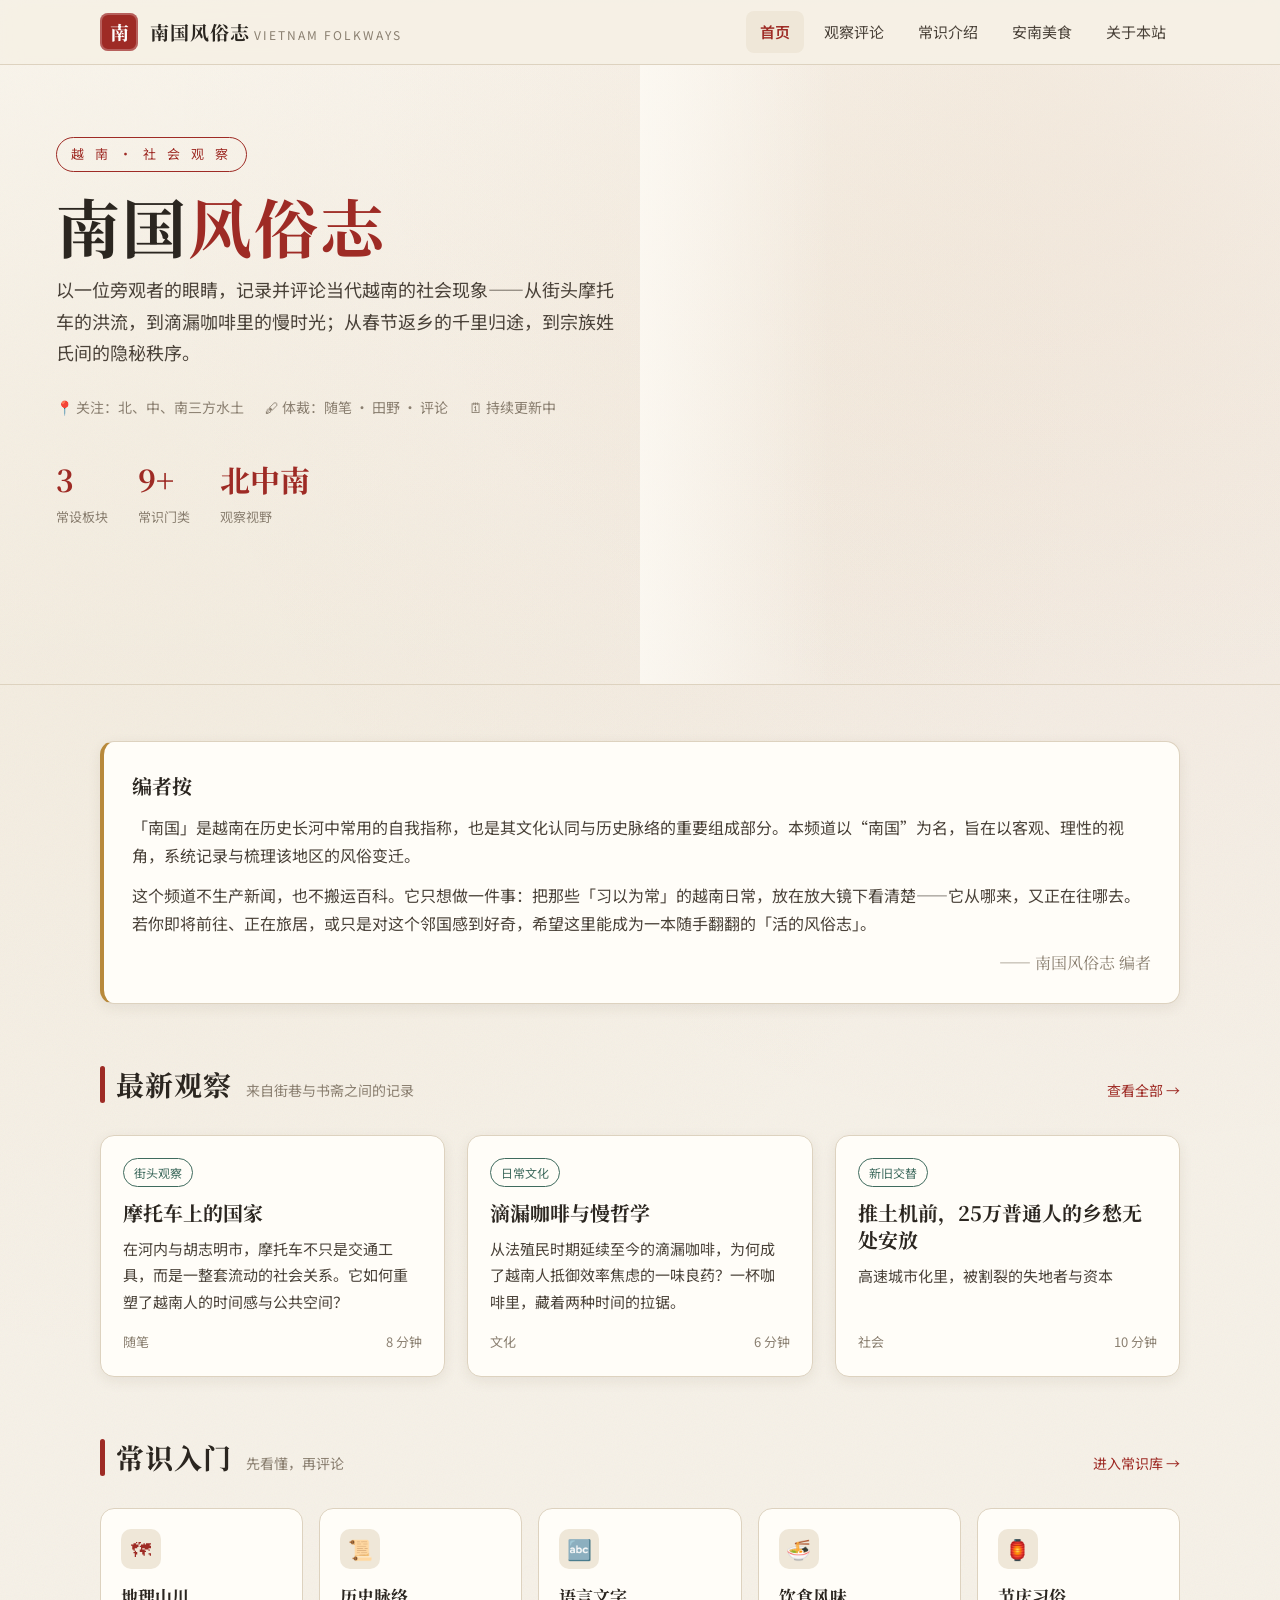
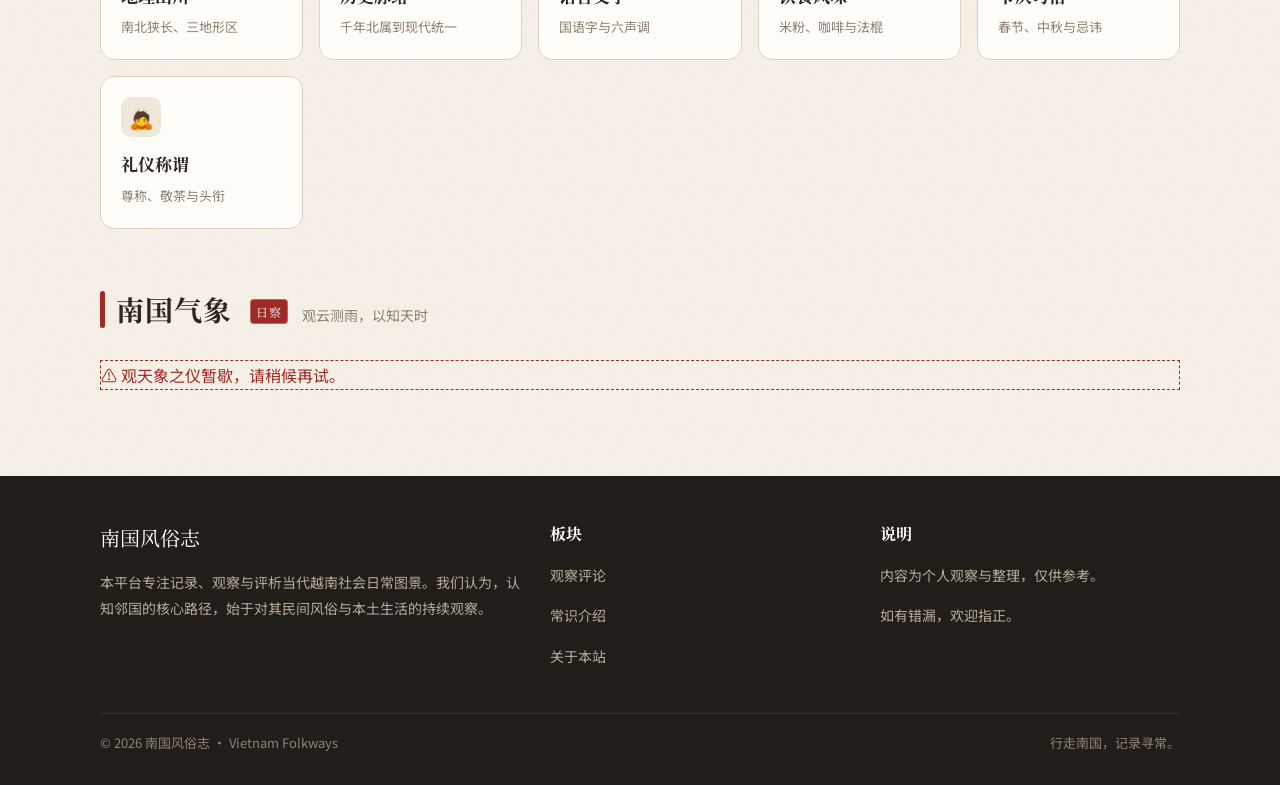
<file: index.html>
<!DOCTYPE html>
<html lang="zh-CN">
<head>
<meta charset="UTF-8" />
<meta name="viewport" content="width=device-width, initial-scale=1.0" />
<title>南国风俗志 · 观察与评论越南社会现象</title>
<meta name="description" content="南国风俗志——一个观察、记录并评论越南社会现象的站点，附越南基本常识介绍。" />
<link rel="preconnect" href="https://fonts.googleapis.com" />
<link rel="preconnect" href="https://fonts.gstatic.com" crossorigin />
<link href="https://fonts.googleapis.com/css2?family=Noto+Serif+SC:wght@400;600;700&family=Noto+Sans+SC:wght@400;500;700&display=swap" rel="stylesheet" />
<link rel="stylesheet" href="assets/css/style.css" />
  <link rel="icon" href="favicon.png" type="image/x-icon">
</head>
<body>

<header class="site-header">
  <div class="wrap nav">
    <a class="brand" href="index.html">
      <span class="seal">南</span>
      <span>
        <span class="name">南国风俗志</span>
        <span class="sub">VIETNAM FOLKWAYS</span>
      </span>
    </a>
    <button class="menu-btn" aria-label="菜单">☰</button>
    <nav class="nav-links">
      <a href="index.html" class="active">首页</a>
      <a href="guancha.html">观察评论</a>
      <a href="changshi.html">常识介绍</a>
      <a href="vietnamfood.html">安南美食</a>
      <a href="about.html">关于本站</a>
    </nav>
  </div>
</header>

<section class="hero hero-home">
  <div class="wrap">
    <span class="kicker">越 南 · 社 会 观 察</span>
    <h1>南国<span class="accent">风俗志</span></h1>
    <p class="lead">以一位旁观者的眼睛，记录并评论当代越南的社会现象——从街头摩托车的洪流，到滴漏咖啡里的慢时光；从春节返乡的千里归途，到宗族姓氏间的隐秘秩序。</p>
    <div class="meta">
      <span>📍 关注：北、中、南三方水土</span>
      <span>🖋 体裁：随笔 · 田野 · 评论</span>
      <span>🗓 持续更新中</span>
    </div>
    <div class="hero-stats">
      <div class="stat"><div class="n">3</div><div class="t">常设板块</div></div>
      <div class="stat"><div class="n">9+</div><div class="t">常识门类</div></div>
      <div class="stat"><div class="n">北中南</div><div class="t">观察视野</div></div>
    </div>
  </div>
</section>

<section class="block">
  <div class="wrap">
    <div class="editor-note">
      <h3>编者按</h3>
      <p>「南国」是越南在历史长河中常用的自我指称，也是其文化认同与历史脉络的重要组成部分。本频道以“南国”为名，旨在以客观、理性的视角，系统记录与梳理该地区的风俗变迁。</p>
      <p>这个频道不生产新闻，也不搬运百科。它只想做一件事：把那些「习以为常」的越南日常，放在放大镜下看清楚——它从哪来，又正在往哪去。若你即将前往、正在旅居，或只是对这个邻国感到好奇，希望这里能成为一本随手翻翻的「活的风俗志」。</p>
      <p class="sign">—— 南国风俗志 编者</p>
    </div>
  </div>
</section>

<section class="block" style="padding-top:0;">
  <div class="wrap">
    <div class="section-head">
      <h2>最新观察</h2>
      <span class="note">来自街巷与书斋之间的记录</span>
      <a class="more" href="guancha.html">查看全部 →</a>
    </div>
    <div class="cards">
      <a class="card" href="guancha.html#motuo">
        <span class="tag">街头观察</span>
        <h3>摩托车上的国家</h3>
        <p>在河内与胡志明市，摩托车不只是交通工具，而是一整套流动的社会关系。它如何重塑了越南人的时间感与公共空间？</p>
        <div class="foot"><span>随笔</span><span>8 分钟</span></div>
      </a>
      <a class="card" href="guancha.html#coffee">
        <span class="tag">日常文化</span>
        <h3>滴漏咖啡与慢哲学</h3>
        <p>从法殖民时期延续至今的滴漏咖啡，为何成了越南人抵御效率焦虑的一味良药？一杯咖啡里，藏着两种时间的拉锯。</p>
        <div class="foot"><span>文化</span><span>6 分钟</span></div>
      </a>
      <a class="card" href="guancha.html#tet">
        <span class="tag">新旧交替</span>
        <h3>推土机前，25万普通人的乡愁无处安放</h3>
        <p>高速城市化里，被割裂的失地者与资本</p>
        <div class="foot"><span>社会</span><span>10 分钟</span></div>
      </a>
    </div>
  </div>
</section>

<section class="block" style="padding-top:0;">
  <div class="wrap">
    <div class="section-head">
      <h2>常识入门</h2>
      <span class="note">先看懂，再评论</span>
      <a class="more" href="changshi.html">进入常识库 →</a>
    </div>
    <div class="cat-grid">
      <a class="cat" href="changshi.html#geo">
        <div class="ico">🗺</div>
        <h4>地理山川</h4>
        <p>南北狭长、三地形区</p>
      </a>
      <a class="cat" href="changshi.html#history">
        <div class="ico">📜</div>
        <h4>历史脉络</h4>
        <p>千年北属到现代统一</p>
      </a>
      <a class="cat" href="changshi.html#lang">
        <div class="ico">🔤</div>
        <h4>语言文字</h4>
        <p>国语字与六声调</p>
      </a>
      <a class="cat" href="changshi.html#food">
        <div class="ico">🍜</div>
        <h4>饮食风味</h4>
        <p>米粉、咖啡与法棍</p>
      </a>
      <a class="cat" href="changshi.html#fest">
        <div class="ico">🏮</div>
        <h4>节庆习俗</h4>
        <p>春节、中秋与忌讳</p>
      </a>
      <a class="cat" href="changshi.html#etq">
        <div class="ico">🙇</div>
        <h4>礼仪称谓</h4>
        <p>尊称、敬茶与头衔</p>
      </a>
    </div>
  </div>
</section>

  <section class="block" style="padding-top:0;">
  <div class="wrap">
    <div class="section-head">
      <h2>南国气象 <span class="seal-mini">日察</span></h2>
      <span class="note">观云测雨，以知天时</span>
    </div>
    
    <div id="weather-container" class="weather-classical-grid">
      <div class="weather-loading">
        <span>⏳</span> 正在观测南国天象...
      </div>
    </div>
  </div>
</section>
  
<footer class="site-footer">
  <div class="wrap cols">
    <div>
      <div class="brandf">南国风俗志</div>
      <p>本平台专注记录、观察与评析当代越南社会日常图景。我们认为，认知邻国的核心路径，始于对其民间风俗与本土生活的持续观察。</p>
    </div>
    <div>
      <h4>板块</h4>
      <p><a href="guancha.html">观察评论</a></p>
      <p><a href="changshi.html">常识介绍</a></p>
      <p><a href="about.html">关于本站</a></p>
    </div>
    <div>
      <h4>说明</h4>
      <p>内容为个人观察与整理，仅供参考。</p>
      <p>如有错漏，欢迎指正。</p>
    </div>
  </div>
  <div class="wrap bottom">
    <span>© 2026 南国风俗志 · Vietnam Folkways</span>
    <span>行走南国，记录寻常。</span>
  </div>
</footer>

<script src="assets/js/main.js"></script>
</body>
</html>
</file>
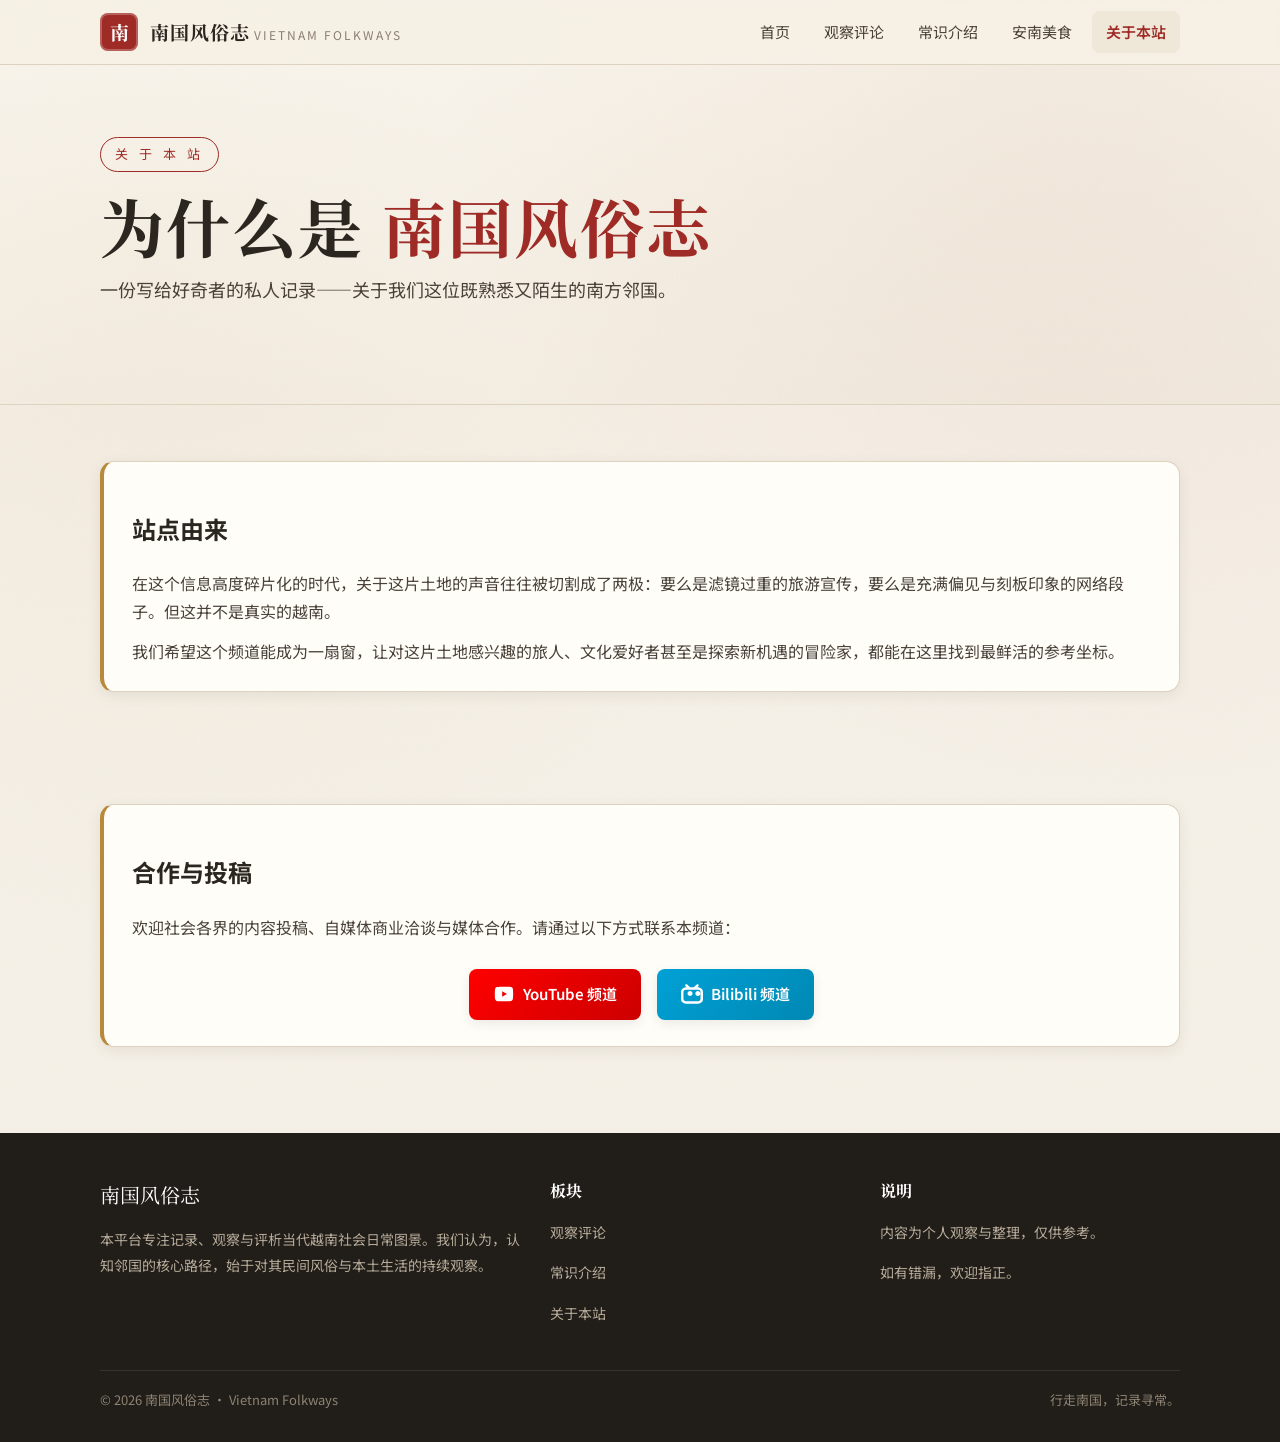
<file: about.html>
<!DOCTYPE html>
<html lang="zh-CN">
<head>
  <meta charset="utf-8" />
  <meta name="viewport" content="width=device-width,initial-scale=1" />
  <title>关于本站 · 南国风俗志</title>
  <meta name="description" content="南国风俗志的由来、写作立场与内容说明。" />
  <link rel="preconnect" href="https://fonts.googleapis.com" />
  <link rel="preconnect" href="https://fonts.gstatic.com" crossorigin />
  <link href="https://fonts.googleapis.com/css2?family=Noto+Serif+SC:wght@400;600;700&family=Noto+Sans+SC:wght@400;500;700&display=swap" rel="stylesheet" />
  <link rel="stylesheet" href="assets/css/style.css" />
  <link rel="icon" href="favicon.png" type="image/x-icon">
</head>
<body>

  <header class="site-header" role="banner">
    <div class="wrap nav">
      <a class="brand" href="index.html" aria-label="南国风俗志 首页">
        <span class="seal" aria-hidden="true">南</span>
        <span class="name-block">
          <span class="name">南国风俗志</span>
          <span class="sub">VIETNAM FOLKWAYS</span>
        </span>
      </a>

      <button class="menu-btn" aria-expanded="false" aria-controls="main-nav" aria-label="切换菜单">☰</button>

      <nav id="main-nav" class="nav-links" role="navigation" aria-label="主导航">
        <a href="index.html">首页</a>
        <a href="guancha.html">观察评论</a>
        <a href="changshi.html">常识介绍</a>
        <a href="vietnamfood.html">安南美食</a>
        <a href="about.html" class="active" aria-current="page">关于本站</a>
      </nav>
    </div>
  </header>

  <main id="main-content">
    <section class="hero">
      <div class="wrap">
        <span class="kicker">关 于 本 站</span>
        <h1>为什么是 <span class="accent">南国风俗志</span></h1>
        <p class="lead">一份写给好奇者的私人记录——关于我们这位既熟悉又陌生的南方邻国。</p>
      </div>
    </section>

    <section class="block">
      <div class="wrap">
        <article class="editor-note">
          <h2>站点由来</h2>
          <p>在这个信息高度碎片化的时代，关于这片土地的声音往往被切割成了两极：要么是滤镜过重的旅游宣传，要么是充满偏见与刻板印象的网络段子。但这并不是真实的越南。</p>
          <p>我们希望这个频道能成为一扇窗，让对这片土地感兴趣的旅人、文化爱好者甚至是探索新机遇的冒险家，都能在这里找到最鲜活的参考坐标。</p>
        </article>
      </div>
    </section>

    <section class="block">
      <div class="wrap">
        <article class="editor-note">
          <h2>合作与投稿</h2>
          <p>欢迎社会各界的内容投稿、自媒体商业洽谈与媒体合作。请通过以下方式联系本频道：</p>

          <div class="social-buttons" role="list">
            <a role="listitem" href="https://www.youtube.com/@vn4rx" target="_blank" rel="noopener noreferrer" class="btn-social btn-youtube" aria-label="YouTube 频道">
              <svg viewBox="0 0 24 24" width="22" height="22" fill="currentColor" role="img" aria-labelledby="yt-title">
                <title id="yt-title">YouTube</title>
                <path d="M21.582,6.186c-0.23-0.86-0.908-1.538-1.768-1.768C18.254,4,12,4,12,4S5.746,4,4.186,4.418 c-0.86,0.23-1.538,0.908-1.768,1.768C2,7.746,2,12,2,12s0,4.254,0.418,5.814c0.23,0.86,0.908,1.538,1.768,1.768 C5.746,20,12,20,12,20s6.254,0,7.814-0.418c0.86-0.23,1.538-0.908,1.768-1.768C22,16.254,22,12,22,12S22,7.746,21.582,6.186z M9.996,15.005l0-6.01L15.224,12L9.996,15.005z"/>
              </svg>
              <span>YouTube 频道</span>
            </a>

            <a role="listitem" href="https://space.bilibili.com/11148479" target="_blank" rel="noopener noreferrer" class="btn-social btn-bilibili" aria-label="Bilibili 频道">
              <svg viewBox="0 0 24 24" width="22" height="22" fill="currentColor" role="img" aria-labelledby="bili-title">
                <title id="bili-title">Bilibili</title>
                <path d="M17.813 4.653h.854c1.51.054 2.769.578 3.773 1.574 1.004.995 1.524 2.249 1.56 3.76v7.36c-.036 1.51-.556 2.769-1.56 3.773s-2.262 1.524-3.773 1.56H5.333c-1.51-.036-2.769-.556-3.773-1.56S.036 18.858 0 17.347v-7.36c.036-1.511.556-2.765 1.56-3.76 1.004-.996 2.262-1.52 3.773-1.574h.774l-1.174-1.12a1.234 1.234 0 0 1-.373-.906c0-.356.124-.658.373-.907l.027-.027c.267-.249.573-.373.92-.373.347 0 .653.124.92.373L9.653 4.44c.071.071.134.142.187.213h4.267a.836.836 0 0 1 .16-.213l2.84-2.733c.267-.249.573-.373.92-.373.347 0 .662.124.92.373.267.249.391.551.391.907 0 .355-.124.658-.373.906l-1.152 1.134zM5.333 7.24c-.746.018-1.373.276-1.88.774-.506.497-.76 1.13-.76 1.893v7.36c0 .764.254 1.396.76 1.894.507.497 1.134.755 1.88.773h13.334c.746-.018 1.373-.276 1.88-.773.506-.498.76-1.13.76-1.894v-7.36c0-.763-.254-1.396-.76-1.893-.507-.498-1.134-.756-1.88-.774H5.333zM7.12 11.44c0-.728.276-1.35.827-1.866.551-.516 1.182-.774 1.893-.774.711 0 1.342.258 1.894.774.55.516.826 1.138.826 1.866 0 .712-.276 1.343-.826 1.854-.552.511-1.183.769-1.894.769-.711 0-1.342-.258-1.893-.769-.551-.511-.827-1.142-.827-1.854zm8.533 0c0-.728.276-1.35.827-1.866.551-.516 1.182-.774 1.893-.774.711 0 1.342.258 1.894.774.55.516.826 1.138.826 1.866 0 .712-.276 1.343-.826 1.854-.552.511-1.183.769-1.894.769-.711 0-1.342-.258-1.893-.769-.551-.511-.827-1.142-.827-1.854z"/>
              </svg>
              <span>Bilibili 频道</span>
            </a>
          </div>
        </article>
      </div>
    </section>
  </main>

  <footer class="site-footer" role="contentinfo">
    <div class="wrap cols">
      <div>
        <div class="brandf">南国风俗志</div>
        <p>本平台专注记录、观察与评析当代越南社会日常图景。我们认为，认知邻国的核心路径，始于对其民间风俗与本土生活的持续观察。</p>
      </div>

      <nav aria-label="站点板块">
        <h4>板块</h4>
        <p><a href="guancha.html">观察评论</a></p>
        <p><a href="changshi.html">常识介绍</a></p>
        <p><a href="about.html">关于本站</a></p>
      </nav>

      <div>
        <h4>说明</h4>
        <p>内容为个人观察与整理，仅供参考。</p>
        <p>如有错漏，欢迎指正。</p>
      </div>
    </div>

    <div class="wrap bottom">
      <span>© 2026 南国风俗志 · Vietnam Folkways</span>
      <span>行走南国，记录寻常。</span>
    </div>
  </footer>

  <script src="assets/js/main.js"></script>
</body>
</html>
</file>
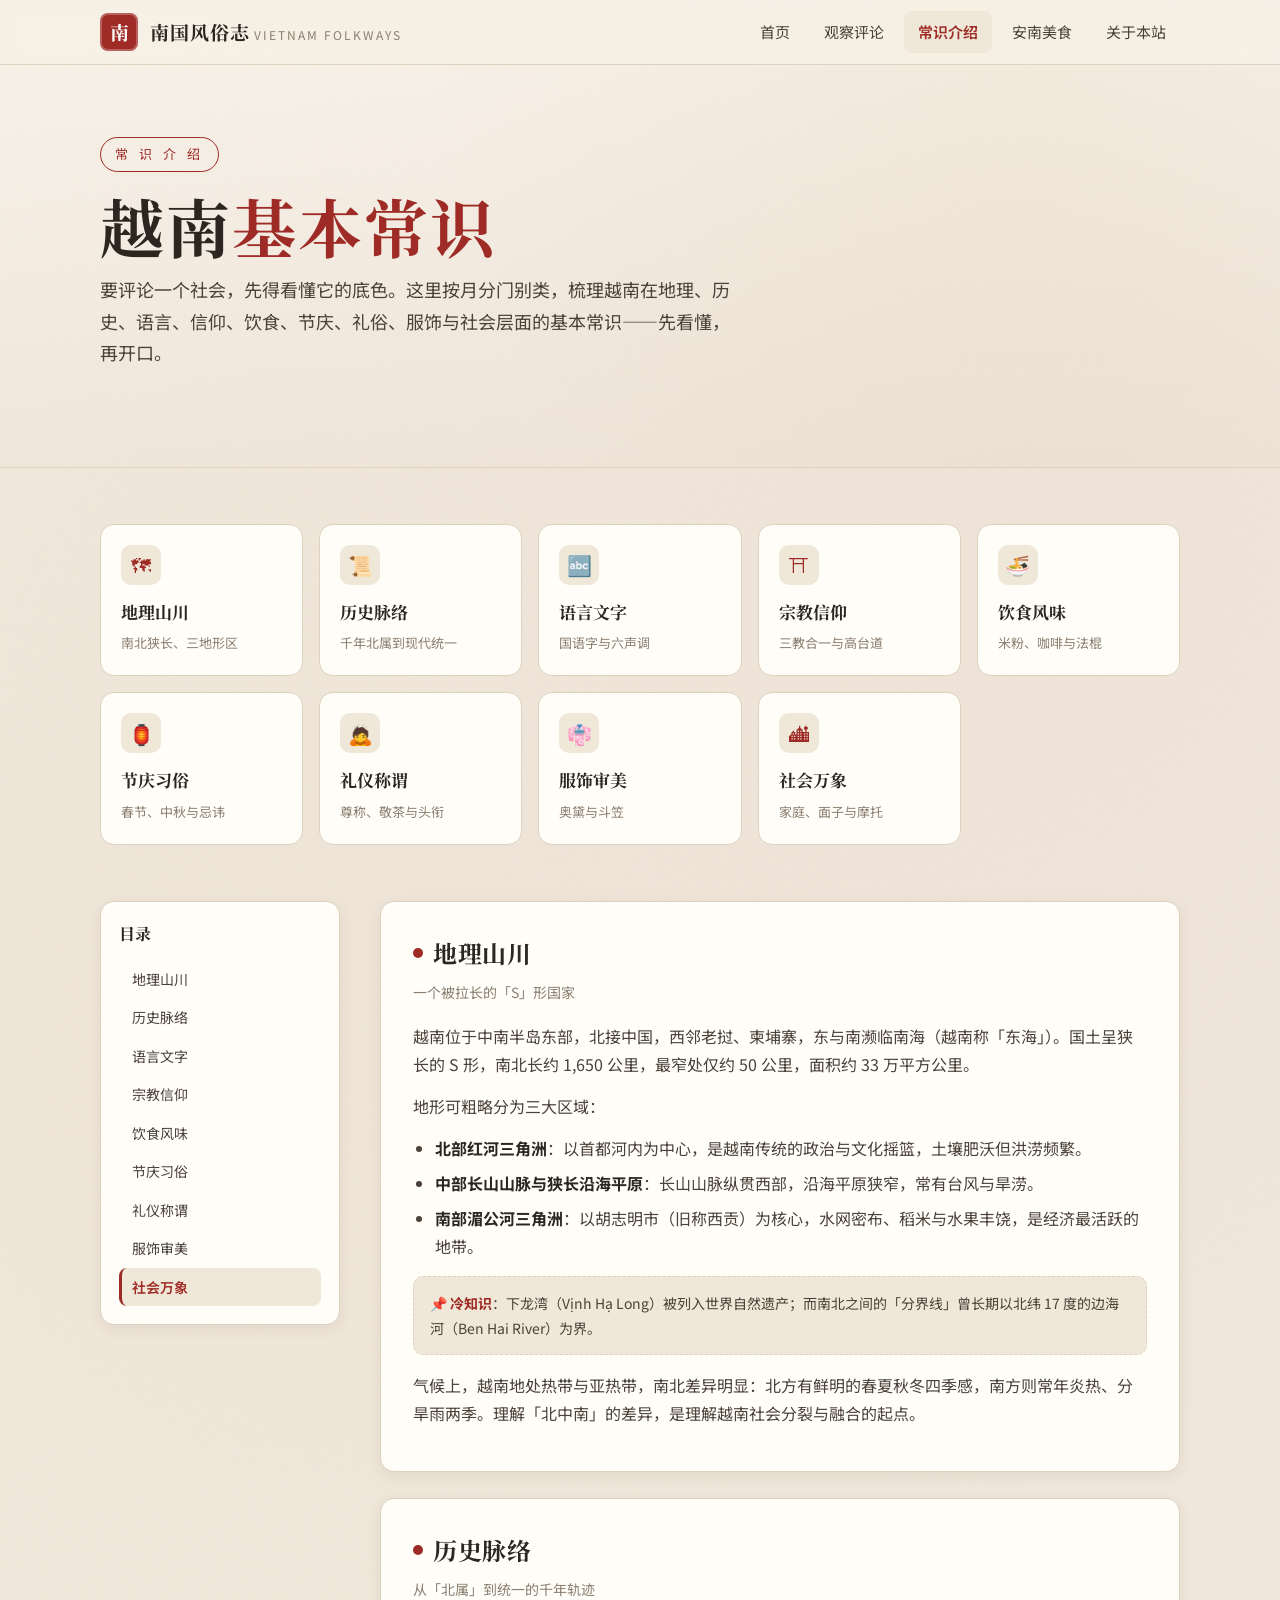
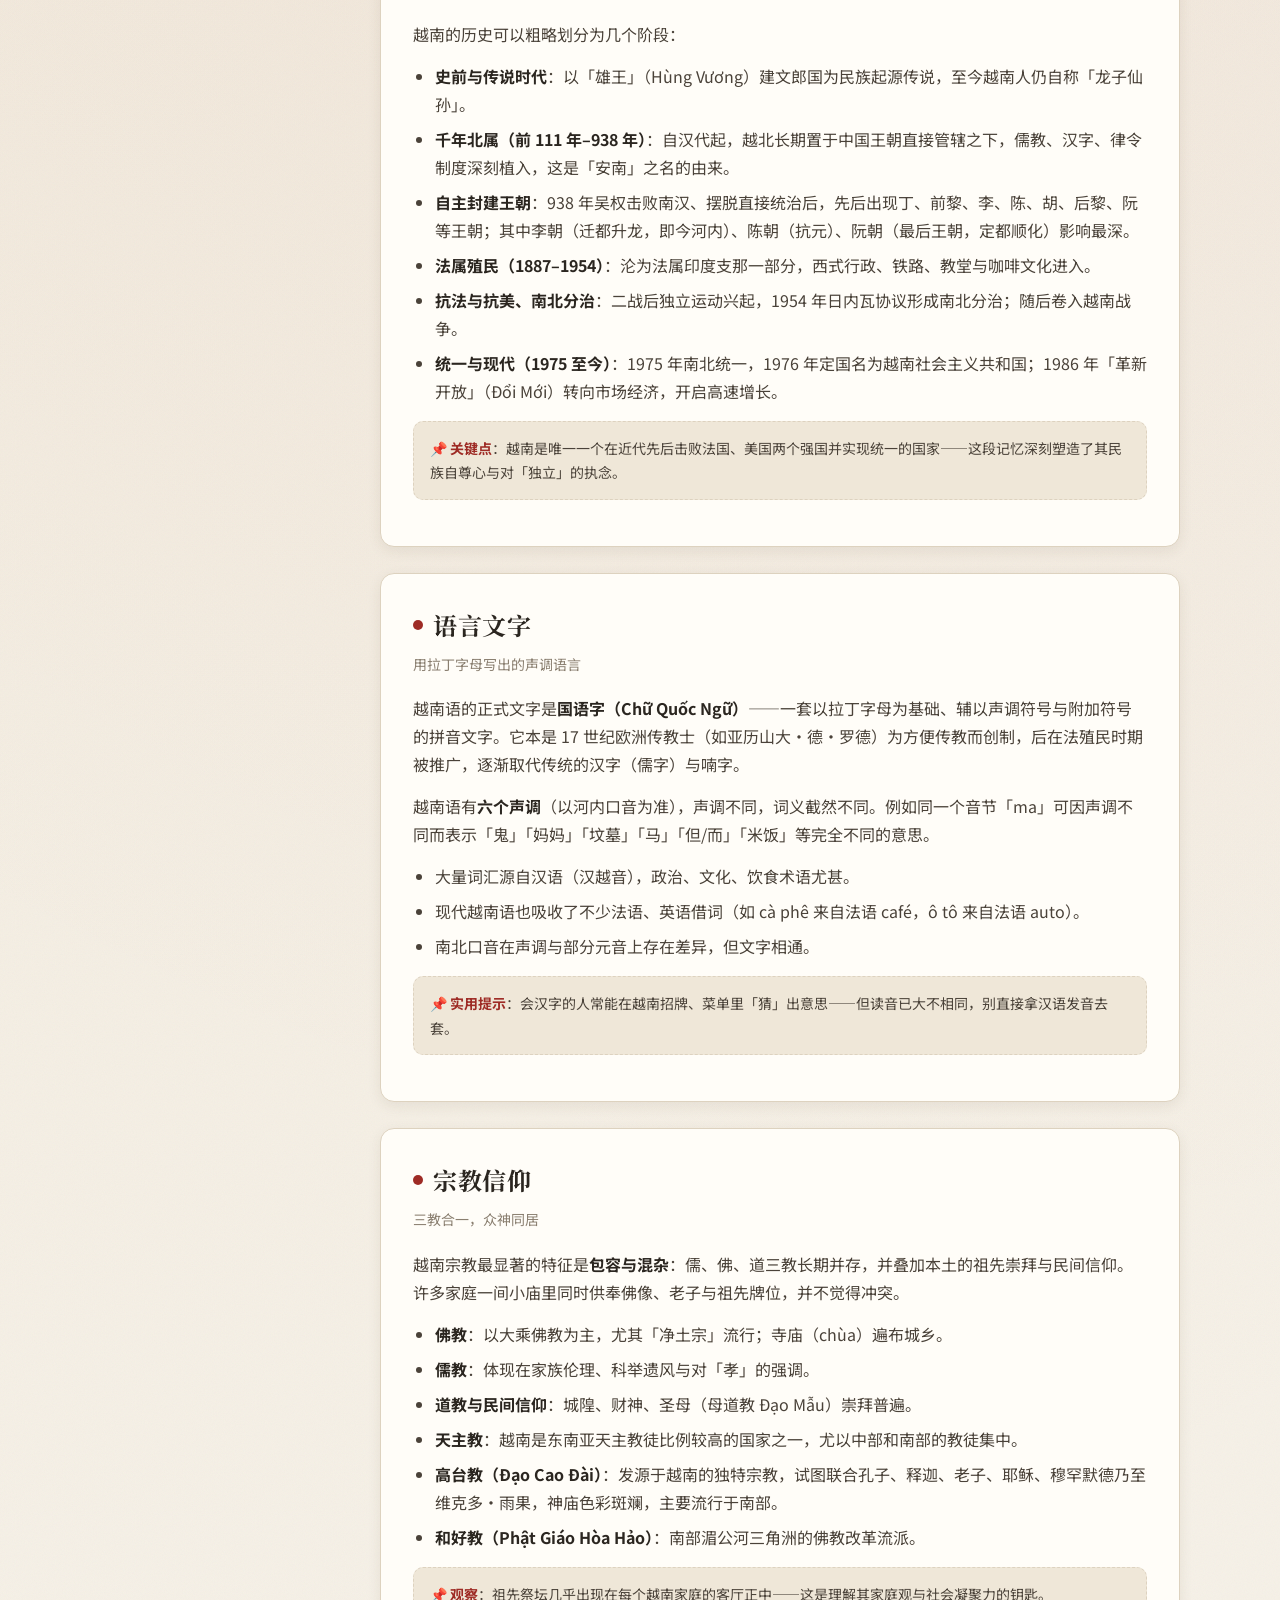
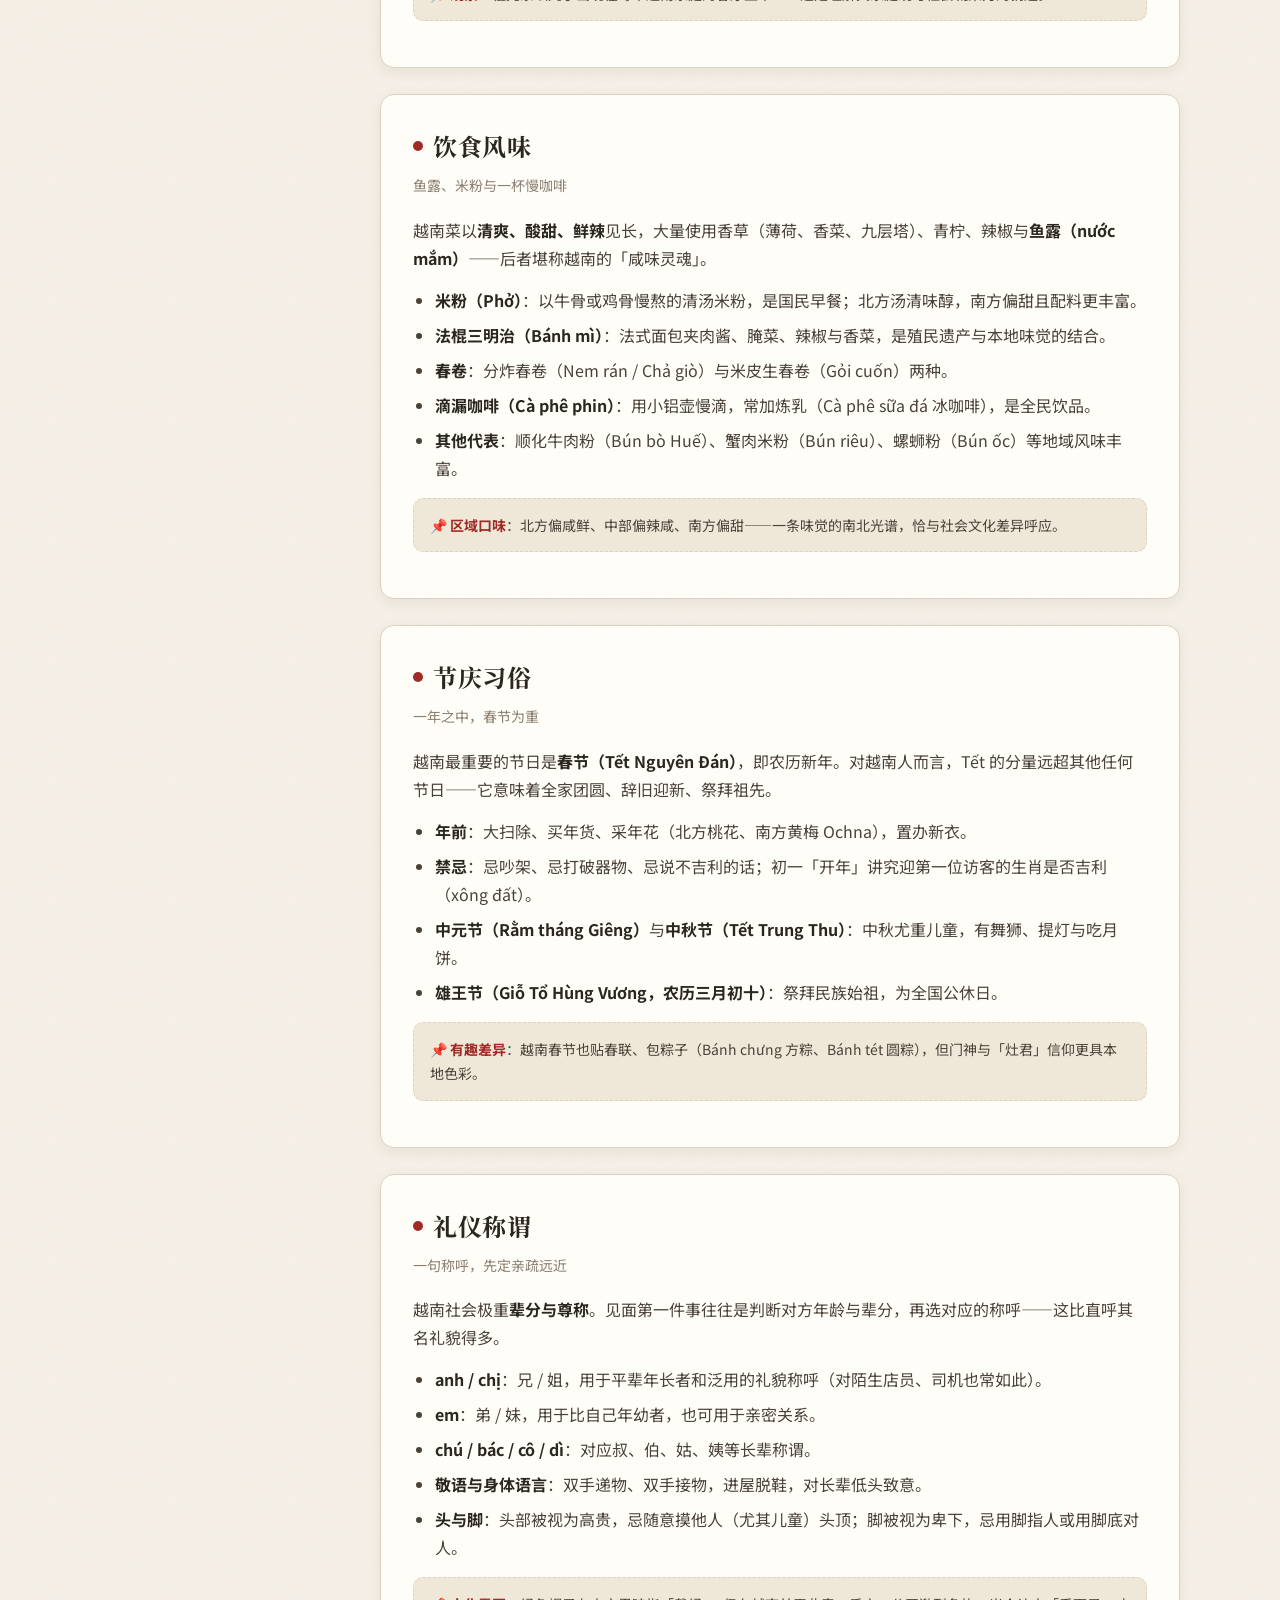
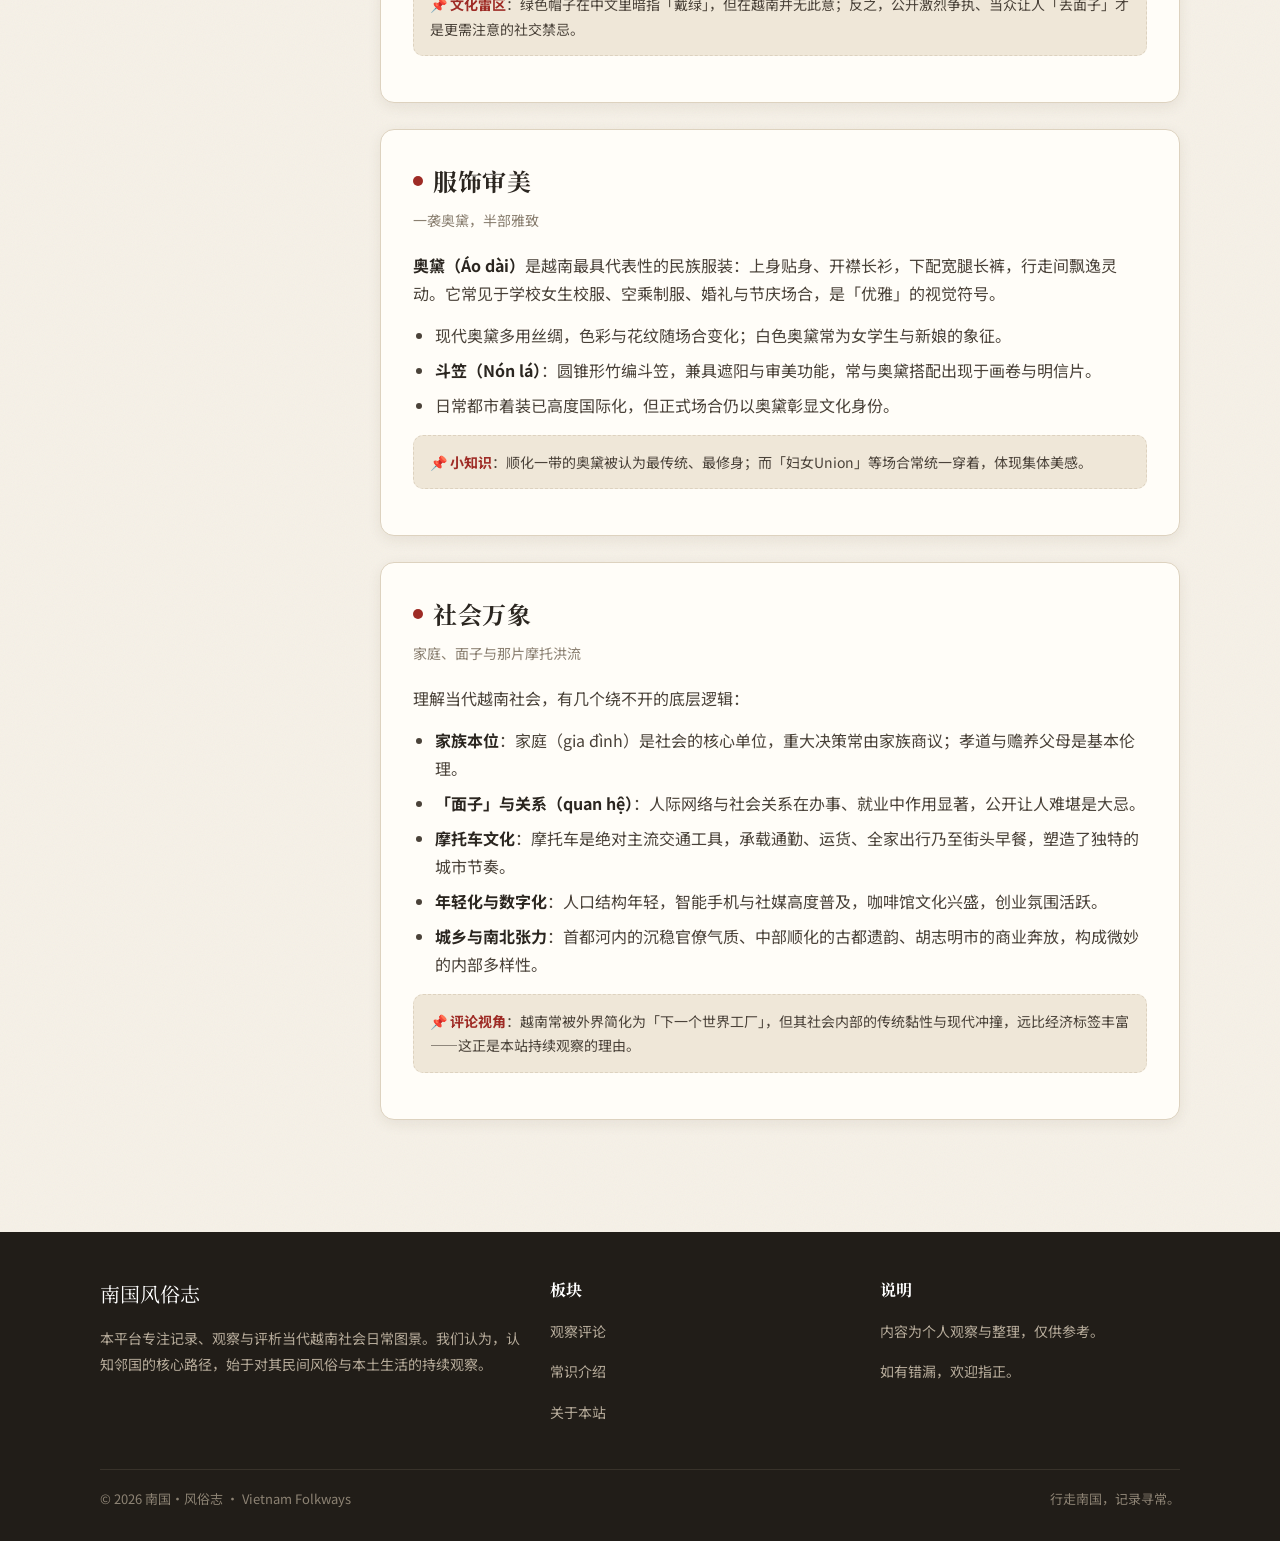
<file: changshi.html>
<!DOCTYPE html>
<html lang="zh-CN">
<head>
<meta charset="UTF-8" />
<meta name="viewport" content="width=device-width, initial-scale=1.0" />
<title>常识介绍 · 南国风俗志</title>
<meta name="description" content="越南基本常识：地理、历史、语言、宗教、饮食、节庆、礼仪、服饰与社会万象。" />
<link rel="preconnect" href="https://fonts.googleapis.com" />
<link rel="preconnect" href="https://fonts.gstatic.com" crossorigin />
<link href="https://fonts.googleapis.com/css2?family=Noto+Serif+SC:wght@400;600;700&family=Noto+Sans+SC:wght@400;500;700&display=swap" rel="stylesheet" />
<link rel="stylesheet" href="assets/css/style.css" />
  <link rel="icon" href="favicon.png" type="image/x-icon">
</head>
<body>

<header class="site-header">
  <div class="wrap nav">
    <a class="brand" href="index.html">
      <span class="seal">南</span>
      <span>
        <span class="name">南国风俗志</span>
        <span class="sub">VIETNAM FOLKWAYS</span>
      </span>
    </a>
    <button class="menu-btn" aria-label="菜单">☰</button>
    <nav class="nav-links">
      <a href="index.html">首页</a>
      <a href="guancha.html">观察评论</a>
      <a href="changshi.html" class="active">常识介绍</a>
      <a href="vietnamfood.html">安南美食</a>
      <a href="about.html">关于本站</a>
    </nav>
  </div>
</header>

<section class="hero">
  <div class="wrap">
    <span class="kicker">常 识 介 绍</span>
    <h1>越南<span class="accent">基本常识</span></h1>
    <p class="lead">要评论一个社会，先得看懂它的底色。这里按月分门别类，梳理越南在地理、历史、语言、信仰、饮食、节庆、礼俗、服饰与社会层面的基本常识——先看懂，再开口。</p>
  </div>
</section>

<section class="block">
  <div class="wrap">
    <div class="cat-grid">
      <a class="cat" href="#geo"><div class="ico">🗺</div><h4>地理山川</h4><p>南北狭长、三地形区</p></a>
      <a class="cat" href="#history"><div class="ico">📜</div><h4>历史脉络</h4><p>千年北属到现代统一</p></a>
      <a class="cat" href="#lang"><div class="ico">🔤</div><h4>语言文字</h4><p>国语字与六声调</p></a>
      <a class="cat" href="#religion"><div class="ico">⛩</div><h4>宗教信仰</h4><p>三教合一与高台道</p></a>
      <a class="cat" href="#food"><div class="ico">🍜</div><h4>饮食风味</h4><p>米粉、咖啡与法棍</p></a>
      <a class="cat" href="#fest"><div class="ico">🏮</div><h4>节庆习俗</h4><p>春节、中秋与忌讳</p></a>
      <a class="cat" href="#etq"><div class="ico">🙇</div><h4>礼仪称谓</h4><p>尊称、敬茶与头衔</p></a>
      <a class="cat" href="#dress"><div class="ico">👘</div><h4>服饰审美</h4><p>奥黛与斗笠</p></a>
      <a class="cat" href="#society"><div class="ico">🏙</div><h4>社会万象</h4><p>家庭、面子与摩托</p></a>
    </div>
  </div>
</section>

<section class="block" style="padding-top:0;">
  <div class="wrap knowledge">
    <aside class="toc">
      <h4>目录</h4>
      <a href="#geo">地理山川</a>
      <a href="#history">历史脉络</a>
      <a href="#lang">语言文字</a>
      <a href="#religion">宗教信仰</a>
      <a href="#food">饮食风味</a>
      <a href="#fest">节庆习俗</a>
      <a href="#etq">礼仪称谓</a>
      <a href="#dress">服饰审美</a>
      <a href="#society">社会万象</a>
    </aside>

    <div class="kb">
      <!-- 地理 -->
      <article id="geo">
        <h3><span class="dot"></span>地理山川</h3>
        <p class="sub">一个被拉长的「S」形国家</p>
        <p>越南位于中南半岛东部，北接中国，西邻老挝、柬埔寨，东与南濒临南海（越南称「东海」）。国土呈狭长的 S 形，南北长约 1,650 公里，最窄处仅约 50 公里，面积约 33 万平方公里。</p>
        <p>地形可粗略分为三大区域：</p>
        <ul>
          <li><strong>北部红河三角洲</strong>：以首都河内为中心，是越南传统的政治与文化摇篮，土壤肥沃但洪涝频繁。</li>
          <li><strong>中部长山山脉与狭长沿海平原</strong>：长山山脉纵贯西部，沿海平原狭窄，常有台风与旱涝。</li>
          <li><strong>南部湄公河三角洲</strong>：以胡志明市（旧称西贡）为核心，水网密布、稻米与水果丰饶，是经济最活跃的地带。</li>
        </ul>
        <div class="fact">📌 <b>冷知识</b>：下龙湾（Vịnh Hạ Long）被列入世界自然遗产；而南北之间的「分界线」曾长期以北纬 17 度的边海河（Ben Hai River）为界。</div>
        <p>气候上，越南地处热带与亚热带，南北差异明显：北方有鲜明的春夏秋冬四季感，南方则常年炎热、分旱雨两季。理解「北中南」的差异，是理解越南社会分裂与融合的起点。</p>
      </article>

      <!-- 历史 -->
      <article id="history">
        <h3><span class="dot"></span>历史脉络</h3>
        <p class="sub">从「北属」到统一的千年轨迹</p>
        <p>越南的历史可以粗略划分为几个阶段：</p>
        <ul>
          <li><strong>史前与传说时代</strong>：以「雄王」（Hùng Vương）建文郎国为民族起源传说，至今越南人仍自称「龙子仙孙」。</li>
          <li><strong>千年北属（前 111 年–938 年）</strong>：自汉代起，越北长期置于中国王朝直接管辖之下，儒教、汉字、律令制度深刻植入，这是「安南」之名的由来。</li>
          <li><strong>自主封建王朝</strong>：938 年吴权击败南汉、摆脱直接统治后，先后出现丁、前黎、李、陈、胡、后黎、阮等王朝；其中李朝（迁都升龙，即今河内）、陈朝（抗元）、阮朝（最后王朝，定都顺化）影响最深。</li>
          <li><strong>法属殖民（1887–1954）</strong>：沦为法属印度支那一部分，西式行政、铁路、教堂与咖啡文化进入。</li>
          <li><strong>抗法与抗美、南北分治</strong>：二战后独立运动兴起，1954 年日内瓦协议形成南北分治；随后卷入越南战争。</li>
          <li><strong>统一与现代（1975 至今）</strong>：1975 年南北统一，1976 年定国名为越南社会主义共和国；1986 年「革新开放」（Đổi Mới）转向市场经济，开启高速增长。</li>
        </ul>
        <div class="fact">📌 <b>关键点</b>：越南是唯一一个在近代先后击败法国、美国两个强国并实现统一的国家——这段记忆深刻塑造了其民族自尊心与对「独立」的执念。</div>
      </article>

      <!-- 语言 -->
      <article id="lang">
        <h3><span class="dot"></span>语言文字</h3>
        <p class="sub">用拉丁字母写出的声调语言</p>
        <p>越南语的正式文字是<strong>国语字（Chữ Quốc Ngữ）</strong>——一套以拉丁字母为基础、辅以声调符号与附加符号的拼音文字。它本是 17 世纪欧洲传教士（如亚历山大·德·罗德）为方便传教而创制，后在法殖民时期被推广，逐渐取代传统的汉字（儒字）与喃字。</p>
        <p>越南语有<strong>六个声调</strong>（以河内口音为准），声调不同，词义截然不同。例如同一个音节「ma」可因声调不同而表示「鬼」「妈妈」「坟墓」「马」「但/而」「米饭」等完全不同的意思。</p>
        <ul>
          <li>大量词汇源自汉语（汉越音），政治、文化、饮食术语尤甚。</li>
          <li>现代越南语也吸收了不少法语、英语借词（如 cà phê 来自法语 café，ô tô 来自法语 auto）。</li>
          <li>南北口音在声调与部分元音上存在差异，但文字相通。</li>
        </ul>
        <div class="fact">📌 <b>实用提示</b>：会汉字的人常能在越南招牌、菜单里「猜」出意思——但读音已大不相同，别直接拿汉语发音去套。</div>
      </article>

      <!-- 宗教 -->
      <article id="religion">
        <h3><span class="dot"></span>宗教信仰</h3>
        <p class="sub">三教合一，众神同居</p>
        <p>越南宗教最显著的特征是<strong>包容与混杂</strong>：儒、佛、道三教长期并存，并叠加本土的祖先崇拜与民间信仰。许多家庭一间小庙里同时供奉佛像、老子与祖先牌位，并不觉得冲突。</p>
        <ul>
          <li><strong>佛教</strong>：以大乘佛教为主，尤其「净土宗」流行；寺庙（chùa）遍布城乡。</li>
          <li><strong>儒教</strong>：体现在家族伦理、科举遗风与对「孝」的强调。</li>
          <li><strong>道教与民间信仰</strong>：城隍、财神、圣母（母道教 Đạo Mẫu）崇拜普遍。</li>
          <li><strong>天主教</strong>：越南是东南亚天主教徒比例较高的国家之一，尤以中部和南部的教徒集中。</li>
          <li><strong>高台教（Đạo Cao Đài）</strong>：发源于越南的独特宗教，试图联合孔子、释迦、老子、耶稣、穆罕默德乃至维克多·雨果，神庙色彩斑斓，主要流行于南部。</li>
          <li><strong>和好教（Phật Giáo Hòa Hảo）</strong>：南部湄公河三角洲的佛教改革流派。</li>
        </ul>
        <div class="fact">📌 <b>观察</b>：祖先祭坛几乎出现在每个越南家庭的客厅正中——这是理解其家庭观与社会凝聚力的钥匙。</div>
      </article>

      <!-- 饮食 -->
      <article id="food">
        <h3><span class="dot"></span>饮食风味</h3>
        <p class="sub">鱼露、米粉与一杯慢咖啡</p>
        <p>越南菜以<strong>清爽、酸甜、鲜辣</strong>见长，大量使用香草（薄荷、香菜、九层塔）、青柠、辣椒与<strong>鱼露（nước mắm）</strong>——后者堪称越南的「咸味灵魂」。</p>
        <ul>
          <li><strong>米粉（Phở）</strong>：以牛骨或鸡骨慢熬的清汤米粉，是国民早餐；北方汤清味醇，南方偏甜且配料更丰富。</li>
          <li><strong>法棍三明治（Bánh mì）</strong>：法式面包夹肉酱、腌菜、辣椒与香菜，是殖民遗产与本地味觉的结合。</li>
          <li><strong>春卷</strong>：分炸春卷（Nem rán / Chả giò）与米皮生春卷（Gỏi cuốn）两种。</li>
          <li><strong>滴漏咖啡（Cà phê phin）</strong>：用小铝壶慢滴，常加炼乳（Cà phê sữa đá 冰咖啡），是全民饮品。</li>
          <li><strong>其他代表</strong>：顺化牛肉粉（Bún bò Huế）、蟹肉米粉（Bún riêu）、螺蛳粉（Bún ốc）等地域风味丰富。</li>
        </ul>
        <div class="fact">📌 <b>区域口味</b>：北方偏咸鲜、中部偏辣咸、南方偏甜——一条味觉的南北光谱，恰与社会文化差异呼应。</div>
      </article>

      <!-- 节庆 -->
      <article id="fest">
        <h3><span class="dot"></span>节庆习俗</h3>
        <p class="sub">一年之中，春节为重</p>
        <p>越南最重要的节日是<strong>春节（Tết Nguyên Đán）</strong>，即农历新年。对越南人而言，Tết 的分量远超其他任何节日——它意味着全家团圆、辞旧迎新、祭拜祖先。</p>
        <ul>
          <li><strong>年前</strong>：大扫除、买年货、采年花（北方桃花、南方黄梅 Ochna），置办新衣。</li>
          <li><strong>禁忌</strong>：忌吵架、忌打破器物、忌说不吉利的话；初一「开年」讲究迎第一位访客的生肖是否吉利（xông đất）。</li>
          <li><strong>中元节（Rằm tháng Giêng）</strong>与<strong>中秋节（Tết Trung Thu）</strong>：中秋尤重儿童，有舞狮、提灯与吃月饼。</li>
          <li><strong>雄王节（Giỗ Tổ Hùng Vương，农历三月初十）</strong>：祭拜民族始祖，为全国公休日。</li>
        </ul>
        <div class="fact">📌 <b>有趣差异</b>：越南春节也贴春联、包粽子（Bánh chưng 方粽、Bánh tét 圆粽），但门神与「灶君」信仰更具本地色彩。</div>
      </article>

      <!-- 礼仪 -->
      <article id="etq">
        <h3><span class="dot"></span>礼仪称谓</h3>
        <p class="sub">一句称呼，先定亲疏远近</p>
        <p>越南社会极重<strong>辈分与尊称</strong>。见面第一件事往往是判断对方年龄与辈分，再选对应的称呼——这比直呼其名礼貌得多。</p>
        <ul>
          <li><strong>anh / chị</strong>：兄 / 姐，用于平辈年长者和泛用的礼貌称呼（对陌生店员、司机也常如此）。</li>
          <li><strong>em</strong>：弟 / 妹，用于比自己年幼者，也可用于亲密关系。</li>
          <li><strong>chú / bác / cô / dì</strong>：对应叔、伯、姑、姨等长辈称谓。</li>
          <li><strong>敬语与身体语言</strong>：双手递物、双手接物，进屋脱鞋，对长辈低头致意。</li>
          <li><strong>头与脚</strong>：头部被视为高贵，忌随意摸他人（尤其儿童）头顶；脚被视为卑下，忌用脚指人或用脚底对人。</li>
        </ul>
        <div class="fact">📌 <b>文化雷区</b>：绿色帽子在中文里暗指「戴绿」，但在越南并无此意；反之，公开激烈争执、当众让人「丢面子」才是更需注意的社交禁忌。</div>
      </article>

      <!-- 服饰 -->
      <article id="dress">
        <h3><span class="dot"></span>服饰审美</h3>
        <p class="sub">一袭奥黛，半部雅致</p>
        <p><strong>奥黛（Áo dài）</strong>是越南最具代表性的民族服装：上身贴身、开襟长衫，下配宽腿长裤，行走间飘逸灵动。它常见于学校女生校服、空乘制服、婚礼与节庆场合，是「优雅」的视觉符号。</p>
        <ul>
          <li>现代奥黛多用丝绸，色彩与花纹随场合变化；白色奥黛常为女学生与新娘的象征。</li>
          <li><strong>斗笠（Nón lá）</strong>：圆锥形竹编斗笠，兼具遮阳与审美功能，常与奥黛搭配出现于画卷与明信片。</li>
          <li>日常都市着装已高度国际化，但正式场合仍以奥黛彰显文化身份。</li>
        </ul>
        <div class="fact">📌 <b>小知识</b>：顺化一带的奥黛被认为最传统、最修身；而「妇女Union」等场合常统一穿着，体现集体美感。</div>
      </article>

      <!-- 社会 -->
      <article id="society">
        <h3><span class="dot"></span>社会万象</h3>
        <p class="sub">家庭、面子与那片摩托洪流</p>
        <p>理解当代越南社会，有几个绕不开的底层逻辑：</p>
        <ul>
          <li><strong>家族本位</strong>：家庭（gia đình）是社会的核心单位，重大决策常由家族商议；孝道与赡养父母是基本伦理。</li>
          <li><strong>「面子」与关系（quan hệ）</strong>：人际网络与社会关系在办事、就业中作用显著，公开让人难堪是大忌。</li>
          <li><strong>摩托车文化</strong>：摩托车是绝对主流交通工具，承载通勤、运货、全家出行乃至街头早餐，塑造了独特的城市节奏。</li>
          <li><strong>年轻化与数字化</strong>：人口结构年轻，智能手机与社媒高度普及，咖啡馆文化兴盛，创业氛围活跃。</li>
          <li><strong>城乡与南北张力</strong>：首都河内的沉稳官僚气质、中部顺化的古都遗韵、胡志明市的商业奔放，构成微妙的内部多样性。</li>
        </ul>
        <div class="fact">📌 <b>评论视角</b>：越南常被外界简化为「下一个世界工厂」，但其社会内部的传统黏性与现代冲撞，远比经济标签丰富——这正是本站持续观察的理由。</div>
      </article>
    </div>
  </div>
</section>

<footer class="site-footer">
  <div class="wrap cols">
    <div>
      <div class="brandf">南国风俗志</div>
      <p>本平台专注记录、观察与评析当代越南社会日常图景。我们认为，认知邻国的核心路径，始于对其民间风俗与本土生活的持续观察。</p>
    </div>
    <div>
      <h4>板块</h4>
      <p><a href="guancha.html">观察评论</a></p>
      <p><a href="changshi.html">常识介绍</a></p>
      <p><a href="about.html">关于本站</a></p>
    </div>
    <div>
      <h4>说明</h4>
      <p>内容为个人观察与整理，仅供参考。</p>
      <p>如有错漏，欢迎指正。</p>
    </div>
  </div>
  <div class="wrap bottom">
    <span>© 2026 南国·风俗志 · Vietnam Folkways</span>
    <span>行走南国，记录寻常。</span>
  </div>
</footer>

<script src="assets/js/main.js"></script>
</body>
</html>
</file>
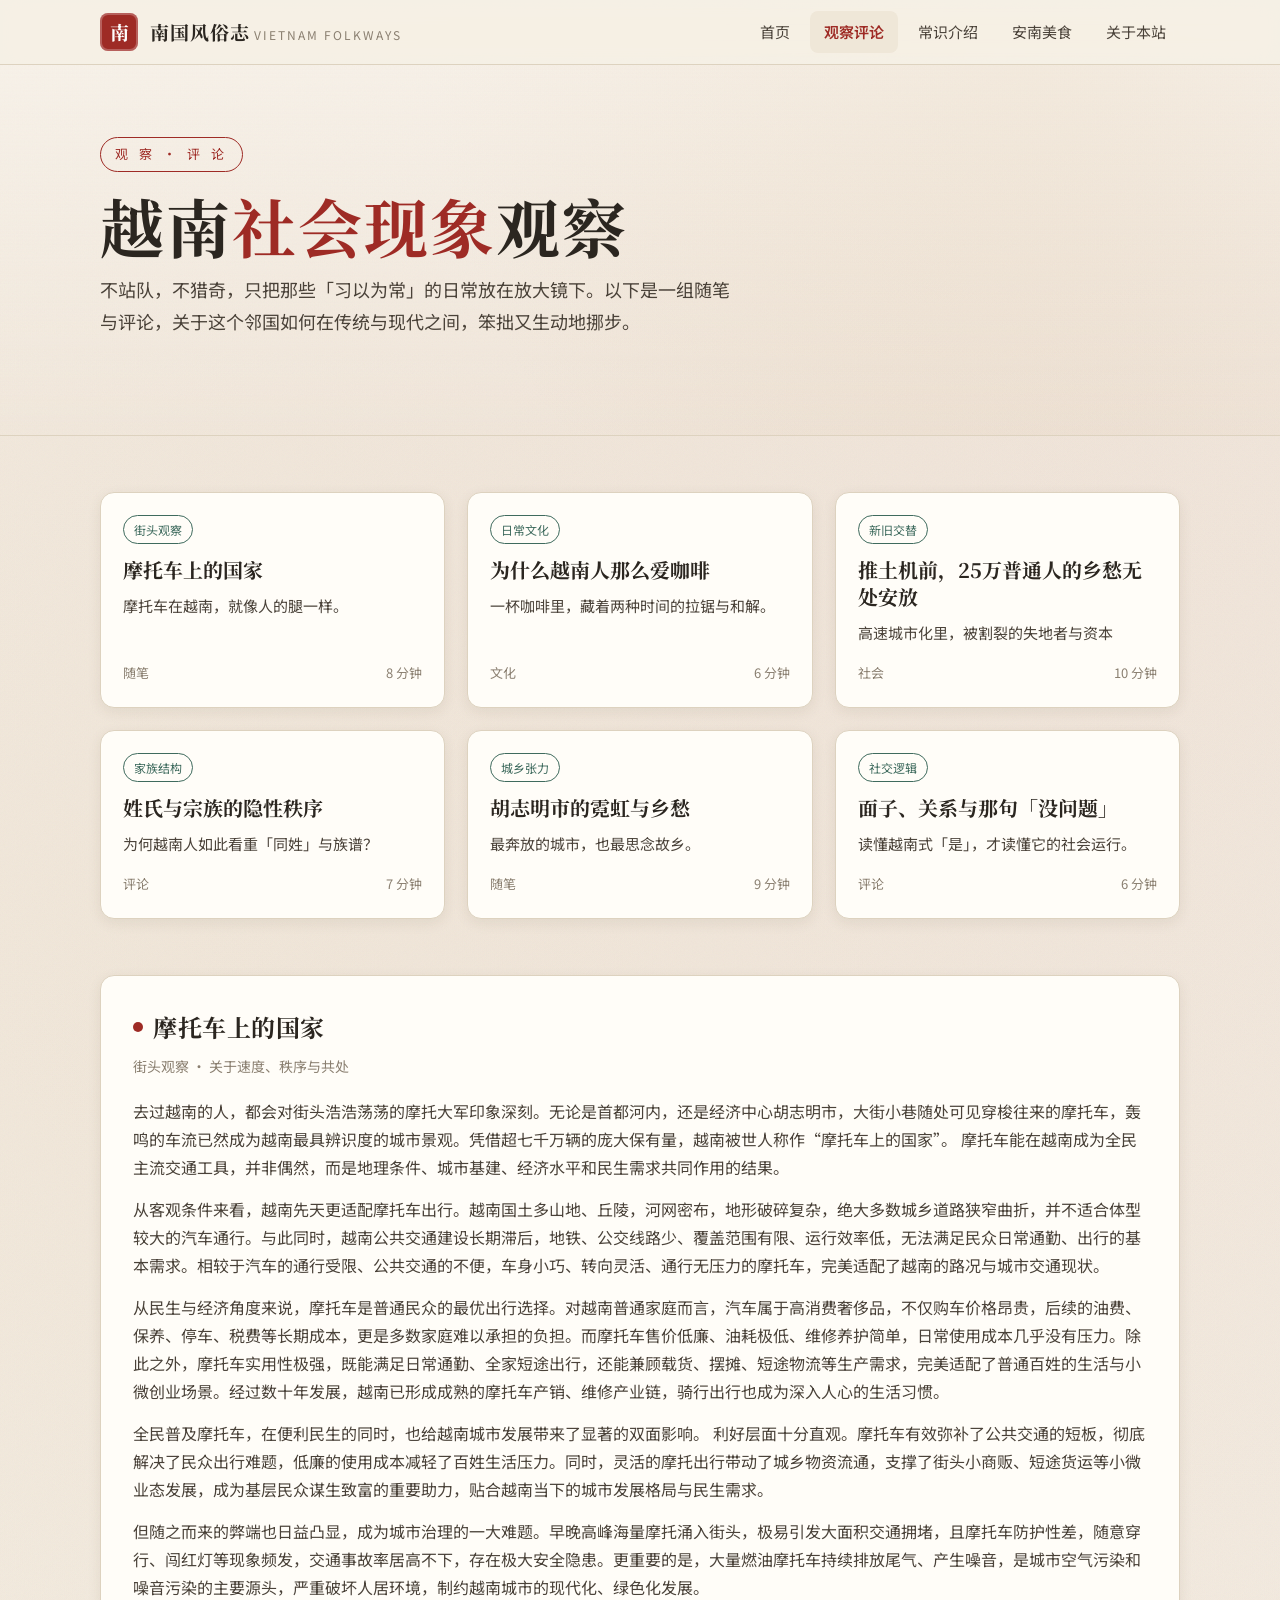
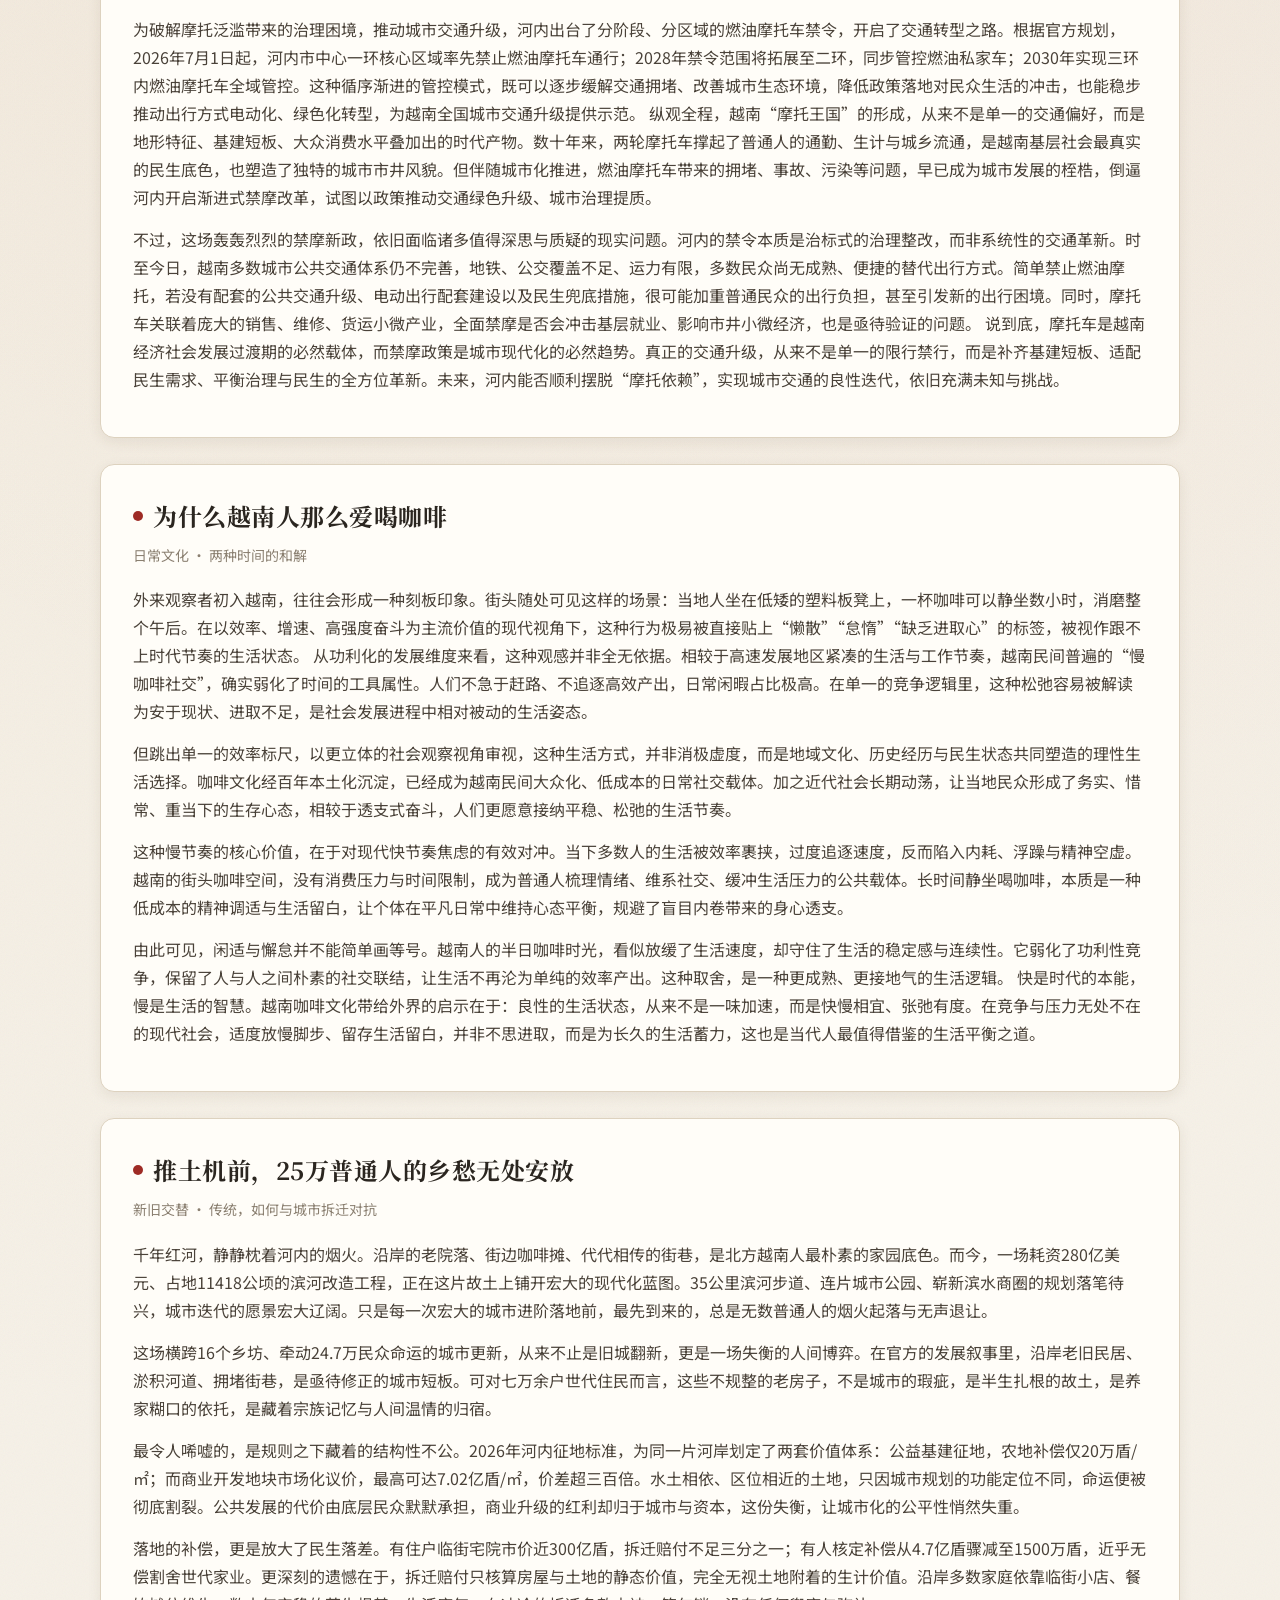
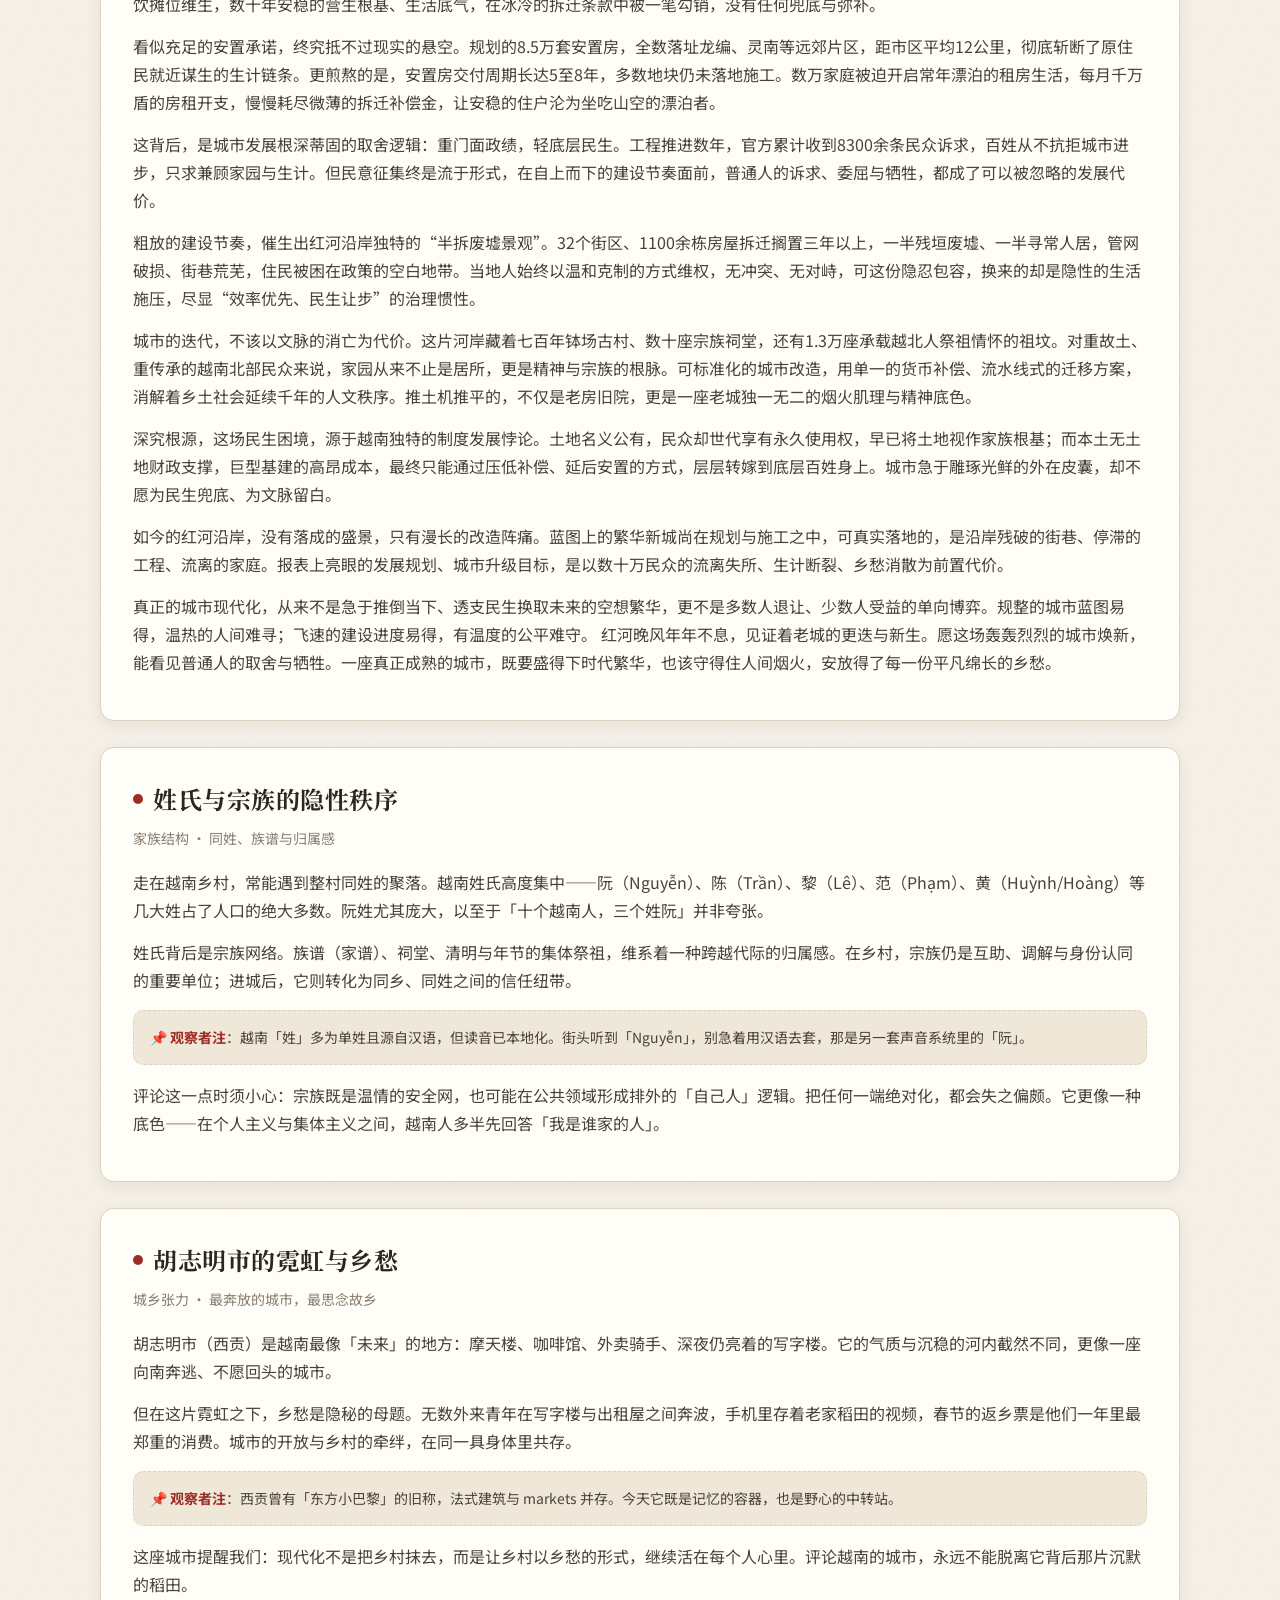
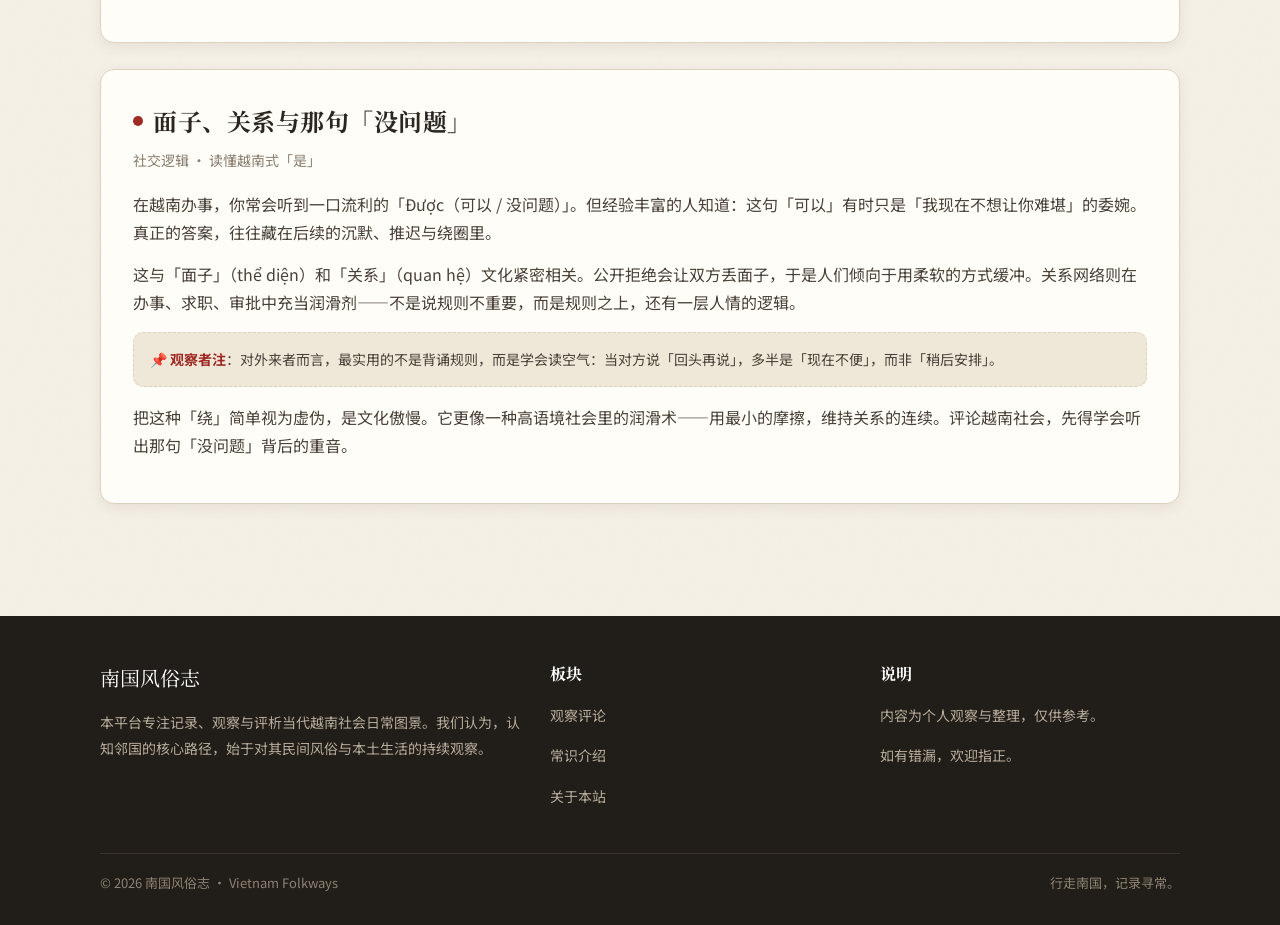
<file: guancha.html>
<!DOCTYPE html>
<html lang="zh-CN">
<head>
<meta charset="UTF-8" />
<meta name="viewport" content="width=device-width, initial-scale=1.0" />
<title>观察评论 · 南国风俗志</title>
<meta name="description" content="对越南社会现象的随笔、田野与评论：摩托车文化、滴漏咖啡、春节返乡、宗族姓氏等。" />
<link rel="preconnect" href="https://fonts.googleapis.com" />
<link rel="preconnect" href="https://fonts.gstatic.com" crossorigin />
<link href="https://fonts.googleapis.com/css2?family=Noto+Serif+SC:wght@400;600;700&family=Noto+Sans+SC:wght@400;500;700&display=swap" rel="stylesheet" />
<link rel="stylesheet" href="assets/css/style.css" />
  <link rel="icon" href="favicon.png" type="image/x-icon">
</head>
<body>

<header class="site-header">
  <div class="wrap nav">
    <a class="brand" href="index.html">
      <span class="seal">南</span>
      <span>
        <span class="name">南国风俗志</span>
        <span class="sub">VIETNAM FOLKWAYS</span>
      </span>
    </a>
    <button class="menu-btn" aria-label="菜单">☰</button>
    <nav class="nav-links">
      <a href="index.html">首页</a>
      <a href="guancha.html" class="active">观察评论</a>
      <a href="changshi.html">常识介绍</a>
      <a href="vietnamfood.html">安南美食</a>
      <a href="about.html">关于本站</a>
    </nav>
  </div>
</header>

<section class="hero">
  <div class="wrap">
    <span class="kicker">观 察 · 评 论</span>
    <h1>越南<span class="accent">社会现象</span>观察</h1>
    <p class="lead">不站队，不猎奇，只把那些「习以为常」的日常放在放大镜下。以下是一组随笔与评论，关于这个邻国如何在传统与现代之间，笨拙又生动地挪步。</p>
  </div>
</section>

<section class="block">
  <div class="wrap">
    <div class="cards">
      <a class="card" href="#motuo"><span class="tag">街头观察</span><h3>摩托车上的国家</h3><p>摩托车在越南，就像人的腿一样。</p><div class="foot"><span>随笔</span><span>8 分钟</span></div></a>
      <a class="card" href="#coffee"><span class="tag">日常文化</span><h3>为什么越南人那么爱咖啡</h3><p>一杯咖啡里，藏着两种时间的拉锯与和解。</p><div class="foot"><span>文化</span><span>6 分钟</span></div></a>
      <a class="card" href="#tet"><span class="tag">新旧交替</span><h3>推土机前，25万普通人的乡愁无处安放</h3><p>高速城市化里，被割裂的失地者与资本</p><div class="foot"><span>社会</span><span>10 分钟</span></div></a>
      <a class="card" href="#surname"><span class="tag">家族结构</span><h3>姓氏与宗族的隐性秩序</h3><p>为何越南人如此看重「同姓」与族谱？</p><div class="foot"><span>评论</span><span>7 分钟</span></div></a>
      <a class="card" href="#coast"><span class="tag">城乡张力</span><h3>胡志明市的霓虹与乡愁</h3><p>最奔放的城市，也最思念故乡。</p><div class="foot"><span>随笔</span><span>9 分钟</span></div></a>
      <a class="card" href="#face"><span class="tag">社交逻辑</span><h3>面子、关系与那句「没问题」</h3><p>读懂越南式「是」，才读懂它的社会运行。</p><div class="foot"><span>评论</span><span>6 分钟</span></div></a>
    </div>
  </div>
</section>

<section class="block" style="padding-top:0;">
  <div class="wrap">
    <div class="kb">

      <article id="motuo">
        <h3><span class="dot"></span>摩托车上的国家</h3>
        <p class="sub">街头观察 · 关于速度、秩序与共处</p>
        <p>去过越南的人，都会对街头浩浩荡荡的摩托大军印象深刻。无论是首都河内，还是经济中心胡志明市，大街小巷随处可见穿梭往来的摩托车，轰鸣的车流已然成为越南最具辨识度的城市景观。凭借超七千万辆的庞大保有量，越南被世人称作“摩托车上的国家”。
          摩托车能在越南成为全民主流交通工具，并非偶然，而是地理条件、城市基建、经济水平和民生需求共同作用的结果。</p>
        <p>从客观条件来看，越南先天更适配摩托车出行。越南国土多山地、丘陵，河网密布，地形破碎复杂，绝大多数城乡道路狭窄曲折，并不适合体型较大的汽车通行。与此同时，越南公共交通建设长期滞后，地铁、公交线路少、覆盖范围有限、运行效率低，无法满足民众日常通勤、出行的基本需求。相较于汽车的通行受限、公共交通的不便，车身小巧、转向灵活、通行无压力的摩托车，完美适配了越南的路况与城市交通现状。<p>
        <p>从民生与经济角度来说，摩托车是普通民众的最优出行选择。对越南普通家庭而言，汽车属于高消费奢侈品，不仅购车价格昂贵，后续的油费、保养、停车、税费等长期成本，更是多数家庭难以承担的负担。而摩托车售价低廉、油耗极低、维修养护简单，日常使用成本几乎没有压力。除此之外，摩托车实用性极强，既能满足日常通勤、全家短途出行，还能兼顾载货、摆摊、短途物流等生产需求，完美适配了普通百姓的生活与小微创业场景。经过数十年发展，越南已形成成熟的摩托车产销、维修产业链，骑行出行也成为深入人心的生活习惯。</p>  
        <p>全民普及摩托车，在便利民生的同时，也给越南城市发展带来了显著的双面影响。
          利好层面十分直观。摩托车有效弥补了公共交通的短板，彻底解决了民众出行难题，低廉的使用成本减轻了百姓生活压力。同时，灵活的摩托出行带动了城乡物资流通，支撑了街头小商贩、短途货运等小微业态发展，成为基层民众谋生致富的重要助力，贴合越南当下的城市发展格局与民生需求。</p>  
        <p>但随之而来的弊端也日益凸显，成为城市治理的一大难题。早晚高峰海量摩托涌入街头，极易引发大面积交通拥堵，且摩托车防护性差，随意穿行、闯红灯等现象频发，交通事故率居高不下，存在极大安全隐患。更重要的是，大量燃油摩托车持续排放尾气、产生噪音，是城市空气污染和噪音污染的主要源头，严重破坏人居环境，制约越南城市的现代化、绿色化发展。</p>
        <p>为破解摩托泛滥带来的治理困境，推动城市交通升级，河内出台了分阶段、分区域的燃油摩托车禁令，开启了交通转型之路。根据官方规划，2026年7月1日起，河内市中心一环核心区域率先禁止燃油摩托车通行；2028年禁令范围将拓展至二环，同步管控燃油私家车；2030年实现三环内燃油摩托车全域管控。这种循序渐进的管控模式，既可以逐步缓解交通拥堵、改善城市生态环境，降低政策落地对民众生活的冲击，也能稳步推动出行方式电动化、绿色化转型，为越南全国城市交通升级提供示范。
          纵观全程，越南“摩托王国”的形成，从来不是单一的交通偏好，而是地形特征、基建短板、大众消费水平叠加出的时代产物。数十年来，两轮摩托车撑起了普通人的通勤、生计与城乡流通，是越南基层社会最真实的民生底色，也塑造了独特的城市市井风貌。但伴随城市化推进，燃油摩托车带来的拥堵、事故、污染等问题，早已成为城市发展的桎梏，倒逼河内开启渐进式禁摩改革，试图以政策推动交通绿色升级、城市治理提质。</p>
        <p>不过，这场轰轰烈烈的禁摩新政，依旧面临诸多值得深思与质疑的现实问题。河内的禁令本质是治标式的治理整改，而非系统性的交通革新。时至今日，越南多数城市公共交通体系仍不完善，地铁、公交覆盖不足、运力有限，多数民众尚无成熟、便捷的替代出行方式。简单禁止燃油摩托，若没有配套的公共交通升级、电动出行配套建设以及民生兜底措施，很可能加重普通民众的出行负担，甚至引发新的出行困境。同时，摩托车关联着庞大的销售、维修、货运小微产业，全面禁摩是否会冲击基层就业、影响市井小微经济，也是亟待验证的问题。
          说到底，摩托车是越南经济社会发展过渡期的必然载体，而禁摩政策是城市现代化的必然趋势。真正的交通升级，从来不是单一的限行禁行，而是补齐基建短板、适配民生需求、平衡治理与民生的全方位革新。未来，河内能否顺利摆脱“摩托依赖”，实现城市交通的良性迭代，依旧充满未知与挑战。</p>
      </article>

      <article id="coffee">
        <h3><span class="dot"></span>为什么越南人那么爱喝咖啡</h3>
        <p class="sub">日常文化 · 两种时间的和解</p>
        <p>外来观察者初入越南，往往会形成一种刻板印象。街头随处可见这样的场景：当地人坐在低矮的塑料板凳上，一杯咖啡可以静坐数小时，消磨整个午后。在以效率、增速、高强度奋斗为主流价值的现代视角下，这种行为极易被直接贴上“懒散”“怠惰”“缺乏进取心”的标签，被视作跟不上时代节奏的生活状态。
        从功利化的发展维度来看，这种观感并非全无依据。相较于高速发展地区紧凑的生活与工作节奏，越南民间普遍的“慢咖啡社交”，确实弱化了时间的工具属性。人们不急于赶路、不追逐高效产出，日常闲暇占比极高。在单一的竞争逻辑里，这种松弛容易被解读为安于现状、进取不足，是社会发展进程中相对被动的生活姿态。</p>
        <p>但跳出单一的效率标尺，以更立体的社会观察视角审视，这种生活方式，并非消极虚度，而是地域文化、历史经历与民生状态共同塑造的理性生活选择。咖啡文化经百年本土化沉淀，已经成为越南民间大众化、低成本的日常社交载体。加之近代社会长期动荡，让当地民众形成了务实、惜常、重当下的生存心态，相较于透支式奋斗，人们更愿意接纳平稳、松弛的生活节奏。</p>
        <p>这种慢节奏的核心价值，在于对现代快节奏焦虑的有效对冲。当下多数人的生活被效率裹挟，过度追逐速度，反而陷入内耗、浮躁与精神空虚。越南的街头咖啡空间，没有消费压力与时间限制，成为普通人梳理情绪、维系社交、缓冲生活压力的公共载体。长时间静坐喝咖啡，本质是一种低成本的精神调适与生活留白，让个体在平凡日常中维持心态平衡，规避了盲目内卷带来的身心透支。</p>
        <p>由此可见，闲适与懈怠并不能简单画等号。越南人的半日咖啡时光，看似放缓了生活速度，却守住了生活的稳定感与连续性。它弱化了功利性竞争，保留了人与人之间朴素的社交联结，让生活不再沦为单纯的效率产出。这种取舍，是一种更成熟、更接地气的生活逻辑。
          快是时代的本能，慢是生活的智慧。越南咖啡文化带给外界的启示在于：良性的生活状态，从来不是一味加速，而是快慢相宜、张弛有度。在竞争与压力无处不在的现代社会，适度放慢脚步、留存生活留白，并非不思进取，而是为长久的生活蓄力，这也是当代人最值得借鉴的生活平衡之道。</p>
      </article>

      <article id="tet">
        <h3><span class="dot"></span>推土机前，25万普通人的乡愁无处安放</h3>
        <p class="sub">新旧交替 · 传统，如何与城市拆迁对抗</p>
        <p>千年红河，静静枕着河内的烟火。沿岸的老院落、街边咖啡摊、代代相传的街巷，是北方越南人最朴素的家园底色。而今，一场耗资280亿美元、占地11418公顷的滨河改造工程，正在这片故土上铺开宏大的现代化蓝图。35公里滨河步道、连片城市公园、崭新滨水商圈的规划落笔待兴，城市迭代的愿景宏大辽阔。只是每一次宏大的城市进阶落地前，最先到来的，总是无数普通人的烟火起落与无声退让。</p>
        <p>这场横跨16个乡坊、牵动24.7万民众命运的城市更新，从来不止是旧城翻新，更是一场失衡的人间博弈。在官方的发展叙事里，沿岸老旧民居、淤积河道、拥堵街巷，是亟待修正的城市短板。可对七万余户世代住民而言，这些不规整的老房子，不是城市的瑕疵，是半生扎根的故土，是养家糊口的依托，是藏着宗族记忆与人间温情的归宿。</p>
        <p>最令人唏嘘的，是规则之下藏着的结构性不公。2026年河内征地标准，为同一片河岸划定了两套价值体系：公益基建征地，农地补偿仅20万盾/㎡；而商业开发地块市场化议价，最高可达7.02亿盾/㎡，价差超三百倍。水土相依、区位相近的土地，只因城市规划的功能定位不同，命运便被彻底割裂。公共发展的代价由底层民众默默承担，商业升级的红利却归于城市与资本，这份失衡，让城市化的公平性悄然失重。</p>
        <p>落地的补偿，更是放大了民生落差。有住户临街宅院市价近300亿盾，拆迁赔付不足三分之一；有人核定补偿从4.7亿盾骤减至1500万盾，近乎无偿割舍世代家业。更深刻的遗憾在于，拆迁赔付只核算房屋与土地的静态价值，完全无视土地附着的生计价值。沿岸多数家庭依靠临街小店、餐饮摊位维生，数十年安稳的营生根基、生活底气，在冰冷的拆迁条款中被一笔勾销，没有任何兜底与弥补。</p>
        <p>看似充足的安置承诺，终究抵不过现实的悬空。规划的8.5万套安置房，全数落址龙编、灵南等远郊片区，距市区平均12公里，彻底斩断了原住民就近谋生的生计链条。更煎熬的是，安置房交付周期长达5至8年，多数地块仍未落地施工。数万家庭被迫开启常年漂泊的租房生活，每月千万盾的房租开支，慢慢耗尽微薄的拆迁补偿金，让安稳的住户沦为坐吃山空的漂泊者。</p>
        <p>这背后，是城市发展根深蒂固的取舍逻辑：重门面政绩，轻底层民生。工程推进数年，官方累计收到8300余条民众诉求，百姓从不抗拒城市进步，只求兼顾家园与生计。但民意征集终是流于形式，在自上而下的建设节奏面前，普通人的诉求、委屈与牺牲，都成了可以被忽略的发展代价。</p>
        <p>粗放的建设节奏，催生出红河沿岸独特的“半拆废墟景观”。32个街区、1100余栋房屋拆迁搁置三年以上，一半残垣废墟、一半寻常人居，管网破损、街巷荒芜，住民被困在政策的空白地带。当地人始终以温和克制的方式维权，无冲突、无对峙，可这份隐忍包容，换来的却是隐性的生活施压，尽显“效率优先、民生让步”的治理惯性。</p>
        <p>城市的迭代，不该以文脉的消亡为代价。这片河岸藏着七百年钵场古村、数十座宗族祠堂，还有1.3万座承载越北人祭祖情怀的祖坟。对重故土、重传承的越南北部民众来说，家园从来不止是居所，更是精神与宗族的根脉。可标准化的城市改造，用单一的货币补偿、流水线式的迁移方案，消解着乡土社会延续千年的人文秩序。推土机推平的，不仅是老房旧院，更是一座老城独一无二的烟火肌理与精神底色。</p>
        <p>深究根源，这场民生困境，源于越南独特的制度发展悖论。土地名义公有，民众却世代享有永久使用权，早已将土地视作家族根基；而本土无土地财政支撑，巨型基建的高昂成本，最终只能通过压低补偿、延后安置的方式，层层转嫁到底层百姓身上。城市急于雕琢光鲜的外在皮囊，却不愿为民生兜底、为文脉留白。</p>
        <p>如今的红河沿岸，没有落成的盛景，只有漫长的改造阵痛。蓝图上的繁华新城尚在规划与施工之中，可真实落地的，是沿岸残破的街巷、停滞的工程、流离的家庭。报表上亮眼的发展规划、城市升级目标，是以数十万民众的流离失所、生计断裂、乡愁消散为前置代价。
        <p>真正的城市现代化，从来不是急于推倒当下、透支民生换取未来的空想繁华，更不是多数人退让、少数人受益的单向博弈。规整的城市蓝图易得，温热的人间难寻；飞速的建设进度易得，有温度的公平难守。
        红河晚风年年不息，见证着老城的更迭与新生。愿这场轰轰烈烈的城市焕新，能看见普通人的取舍与牺牲。一座真正成熟的城市，既要盛得下时代繁华，也该守得住人间烟火，安放得了每一份平凡绵长的乡愁。</p>
      </article>

      <article id="surname">
        <h3><span class="dot"></span>姓氏与宗族的隐性秩序</h3>
        <p class="sub">家族结构 · 同姓、族谱与归属感</p>
        <p>走在越南乡村，常能遇到整村同姓的聚落。越南姓氏高度集中——阮（Nguyễn）、陈（Trần）、黎（Lê）、范（Phạm）、黄（Huỳnh/Hoàng）等几大姓占了人口的绝大多数。阮姓尤其庞大，以至于「十个越南人，三个姓阮」并非夸张。</p>
        <p>姓氏背后是宗族网络。族谱（家谱）、祠堂、清明与年节的集体祭祖，维系着一种跨越代际的归属感。在乡村，宗族仍是互助、调解与身份认同的重要单位；进城后，它则转化为同乡、同姓之间的信任纽带。</p>
        <div class="fact">📌 <b>观察者注</b>：越南「姓」多为单姓且源自汉语，但读音已本地化。街头听到「Nguyễn」，别急着用汉语去套，那是另一套声音系统里的「阮」。</div>
        <p>评论这一点时须小心：宗族既是温情的安全网，也可能在公共领域形成排外的「自己人」逻辑。把任何一端绝对化，都会失之偏颇。它更像一种底色——在个人主义与集体主义之间，越南人多半先回答「我是谁家的人」。</p>
      </article>

      <article id="coast">
        <h3><span class="dot"></span>胡志明市的霓虹与乡愁</h3>
        <p class="sub">城乡张力 · 最奔放的城市，最思念故乡</p>
        <p>胡志明市（西贡）是越南最像「未来」的地方：摩天楼、咖啡馆、外卖骑手、深夜仍亮着的写字楼。它的气质与沉稳的河内截然不同，更像一座向南奔逃、不愿回头的城市。</p>
        <p>但在这片霓虹之下，乡愁是隐秘的母题。无数外来青年在写字楼与出租屋之间奔波，手机里存着老家稻田的视频，春节的返乡票是他们一年里最郑重的消费。城市的开放与乡村的牵绊，在同一具身体里共存。</p>
        <div class="fact">📌 <b>观察者注</b>：西贡曾有「东方小巴黎」的旧称，法式建筑与 markets 并存。今天它既是记忆的容器，也是野心的中转站。</div>
        <p>这座城市提醒我们：现代化不是把乡村抹去，而是让乡村以乡愁的形式，继续活在每个人心里。评论越南的城市，永远不能脱离它背后那片沉默的稻田。</p>
      </article>

      <article id="face">
        <h3><span class="dot"></span>面子、关系与那句「没问题」</h3>
        <p class="sub">社交逻辑 · 读懂越南式「是」</p>
        <p>在越南办事，你常会听到一口流利的「Được（可以 / 没问题）」。但经验丰富的人知道：这句「可以」有时只是「我现在不想让你难堪」的委婉。真正的答案，往往藏在后续的沉默、推迟与绕圈里。</p>
        <p>这与「面子」（thể diện）和「关系」（quan hệ）文化紧密相关。公开拒绝会让双方丢面子，于是人们倾向于用柔软的方式缓冲。关系网络则在办事、求职、审批中充当润滑剂——不是说规则不重要，而是规则之上，还有一层人情的逻辑。</p>
        <div class="fact">📌 <b>观察者注</b>：对外来者而言，最实用的不是背诵规则，而是学会读空气：当对方说「回头再说」，多半是「现在不便」，而非「稍后安排」。</div>
        <p>把这种「绕」简单视为虚伪，是文化傲慢。它更像一种高语境社会里的润滑术——用最小的摩擦，维持关系的连续。评论越南社会，先得学会听出那句「没问题」背后的重音。</p>
      </article>

    </div>
  </div>
</section>

<footer class="site-footer">
  <div class="wrap cols">
    <div>
      <div class="brandf">南国风俗志</div>
      <p>本平台专注记录、观察与评析当代越南社会日常图景。我们认为，认知邻国的核心路径，始于对其民间风俗与本土生活的持续观察。</p>
    </div>
    <div>
      <h4>板块</h4>
      <p><a href="guancha.html">观察评论</a></p>
      <p><a href="changshi.html">常识介绍</a></p>
      <p><a href="about.html">关于本站</a></p>
    </div>
    <div>
      <h4>说明</h4>
      <p>内容为个人观察与整理，仅供参考。</p>
      <p>如有错漏，欢迎指正。</p>
    </div>
  </div>
  <div class="wrap bottom">
    <span>© 2026 南国风俗志 · Vietnam Folkways</span>
    <span>行走南国，记录寻常。</span>
  </div>
</footer>

<script src="assets/js/main.js"></script>
</body>
</html>
</file>
<file: assets/css/style.css>
/* ===== 安南风俗志 · 设计系统 ===== */
:root {
  --paper:        #f6f1e7;
  --paper-2:      #efe7d8;
  --surface:      #fffdf8;
  --ink:          #2b2620;
  --ink-soft:     #4a4239;
  --muted:        #8a7f70;
  --line:         #ddd2bf;
  --crimson:      #9e2b25;
  --crimson-soft: #c2503f;
  --gold:         #b8893b;
  --jade:         #3f6b5e;
  --shadow:       0 10px 30px rgba(60, 45, 25, 0.10);
  --shadow-sm:    0 4px 14px rgba(60, 45, 25, 0.08);
  --radius:       14px;
  --serif:        "Noto Serif SC", "Songti SC", "STSong", "SimSun", "Source Han Serif SC", Georgia, serif;
  --sans:         "Noto Sans SC", "PingFang SC", "Microsoft YaHei", "Hiragino Sans GB", system-ui, sans-serif;
}

* { box-sizing: border-box; }

html { scroll-behavior: smooth; }

body {
  margin: 0;
  font-family: var(--sans);
  color: var(--ink);
  background-color: var(--paper);
  background-image:
    radial-gradient(circle at 12% 18%, rgba(184,137,59,0.06), transparent 42%),
    radial-gradient(circle at 88% 8%, rgba(158,43,37,0.05), transparent 40%),
    url("data:image/svg+xml,%3Csvg xmlns='http://www.w3.org/2000/svg' width='120' height='120'%3E%3Cfilter id='n'%3E%3CfeTurbulence type='fractalNoise' baseFrequency='0.9' numOctaves='2'/%3E%3C/filter%3E%3Crect width='120' height='120' fill='%23f6f1e7'/%3E%3Crect width='120' height='120' fill='%23f6f1e7' filter='url(%23n)' opacity='0.05'/%3E%3C/svg%3E");
  line-height: 1.75;
  -webkit-font-smoothing: antialiased;
}

a { color: inherit; text-decoration: none; }

.wrap { width: min(1080px, 92vw); margin: 0 auto; }

/* ===== 顶部导航 ===== */
.site-header {
  position: sticky; top: 0; z-index: 50;
  background: rgba(246, 241, 231, 0.86);
  backdrop-filter: saturate(140%) blur(10px);
  border-bottom: 1px solid var(--line);
}
.nav {
  display: flex; align-items: center; justify-content: space-between;
  height: 64px;
}
.brand { display: flex; align-items: center; gap: 12px; }
.brand .seal {
  width: 38px; height: 38px; flex: none;
  display: grid; place-items: center;
  background: var(--crimson); color: #fff;
  border-radius: 8px;
  font-family: var(--serif); font-weight: 700; font-size: 19px;
  box-shadow: inset 0 0 0 2px rgba(255,255,255,0.25);
}
.brand .name { font-family: var(--serif); font-weight: 700; font-size: 19px; letter-spacing: 1px; }
.brand .sub  { font-size: 12px; color: var(--muted); letter-spacing: 2px; margin-top: -3px; }

.nav-links { display: flex; gap: 6px; align-items: center; }
.nav-links a {
  padding: 8px 14px; border-radius: 8px; font-size: 15px; color: var(--ink-soft);
  transition: background .2s, color .2s;
}
.nav-links a:hover { background: var(--paper-2); color: var(--crimson); }
.nav-links a.active { color: var(--crimson); background: var(--paper-2); font-weight: 600; }

.menu-btn {
  display: none; border: 1px solid var(--line); background: var(--surface);
  border-radius: 8px; width: 42px; height: 38px; cursor: pointer; color: var(--ink);
  font-size: 18px;
}

/* ===== Hero ===== */
.hero {
  position: relative; padding: 72px 56px;
  border-bottom: 1px solid var(--line);
  background:
    linear-gradient(180deg, rgba(255,253,248,0.4), transparent),
    radial-gradient(circle at 80% 0%, rgba(184,137,59,0.10), transparent 55%);
}

.hero .kicker {
  display: inline-block; font-size: 13px; letter-spacing: 4px; color: var(--crimson);
  border: 1px solid var(--crimson); padding: 5px 14px; border-radius: 999px; margin-bottom: 18px;
}

.hero h1 {
  font-family: var(--serif); font-size: clamp(38px, 6vw, 64px); line-height: 1.1;
  margin: 0 0 14px; letter-spacing: 2px;
}

.hero h1 .accent { color: var(--crimson); }

.hero p.lead { font-size: 18px; color: var(--ink-soft); max-width: 640px; margin: 0 0 26px; }

.hero .meta { font-size: 14px; color: var(--muted); }

.hero .meta span { margin-right: 18px; }

.hero-stats { display: flex; gap: 30px; margin-top: 34px; flex-wrap: wrap; }

.hero-stats .stat .n { font-family: var(--serif); font-size: 30px; color: var(--crimson); font-weight: 700; }

.hero-stats .stat .t { font-size: 13px; color: var(--muted); }
/* ===== 原有基础Hero样式（保留你原来的，不要删） ===== */
.hero {
  position: relative; padding: 72px 56px;
  border-bottom: 1px solid var(--line);
  background:
    linear-gradient(180deg, rgba(255,253,248,0.4), transparent),
    radial-gradient(circle at 80% 0%, rgba(184,137,59,0.10), transparent 55%);
}

.hero .kicker {
  display: inline-block; font-size: 13px; letter-spacing: 4px; color: var(--crimson);
  border: 1px solid var(--crimson); padding: 5px 14px; border-radius: 999px; margin-bottom: 18px;
}

.hero h1 {
  font-family: var(--serif); font-size: clamp(38px, 6vw, 64px); line-height: 1.1;
  margin: 0 0 14px; letter-spacing: 2px;
}

.hero h1 .accent { color: var(--crimson); }

.hero p.lead { font-size: 18px; color: var(--ink-soft); max-width: 640px; margin: 0 0 26px; }

.hero .meta { font-size: 14px; color: var(--muted); }

.hero .meta span { margin-right: 18px; }

.hero-stats { display: flex; gap: 30px; margin-top: 34px; flex-wrap: wrap; }

.hero-stats .stat .n { font-family: var(--serif); font-size: 30px; color: var(--crimson); font-weight: 700; }

.hero-stats .stat .t { font-size: 13px; color: var(--muted); }

/* ===== 仅首页 hero-home 右侧图片，文字完全靠左不重叠 ===== */
.hero.hero-home {
  overflow: hidden;
  min-height: 620px;
  position: relative;
}

/* 右侧图片层 固定右50% */
.hero.hero-home::after {
  content: "";
  position: absolute;
  top: 0;
  right: 0;
  width: 50%;
  height: 100%;
  background:
    linear-gradient(90deg, rgba(255,253,248,0.8), transparent 30%),
    url("https://images.unsplash.com/photo-1605575647327-3b1165850b04?q=80&w=1170&auto=format&fit=crop&ixlib=rb-4.1.0&ixid=M3wxMjA3fDB8MHxwaG90by1wYWdlfHx8fGVufDB8fHx8fA%3D%3D");
  background-size: cover;
  background-position: center;
  background-repeat: no-repeat;
  opacity: 0.85;
  z-index: 0;
}

/* 核心修复：文字区域锁定左侧48%，强制靠左，不会居中偏移 */
.hero.hero-home .wrap {
  position: relative;
  z-index: 2;
  max-width: 48%;
  margin-left: 0 !important;
  margin-right: auto;
}

/* 移动端适配 */
@media (max-width: 768px) {
  .hero.hero-home {
    min-height: 520px;
    padding: 40px 24px;
  }
  .hero.hero-home::after {
    width: 100%;
    opacity: 0.3;
  }
  .hero.hero-home .wrap {
    max-width: 100%;
  }
}

/* ===== 通用区块 ===== */
section.block { padding: 56px 0; }
.section-head { display: flex; align-items: baseline; gap: 14px; margin-bottom: 26px; }
.section-head h2 {
  font-family: var(--serif); font-size: 28px; margin: 0; letter-spacing: 1px;
  position: relative; padding-left: 16px;
}
.section-head h2::before {
  content: ""; position: absolute; left: 0; top: 6px; bottom: 6px; width: 5px;
  background: var(--crimson); border-radius: 3px;
}
.section-head .note { color: var(--muted); font-size: 14px; }
.section-head .more { margin-left: auto; font-size: 14px; color: var(--crimson); }
.section-head .more:hover { text-decoration: underline; }

/* ===== 文章卡片 ===== */
.cards { display: grid; grid-template-columns: repeat(auto-fill, minmax(300px, 1fr)); gap: 22px; }
.card {
  background: var(--surface); border: 1px solid var(--line); border-radius: var(--radius);
  padding: 22px; box-shadow: var(--shadow-sm); transition: transform .2s, box-shadow .2s;
  display: flex; flex-direction: column;
}
.card:hover { transform: translateY(-4px); box-shadow: var(--shadow); }
.card .tag {
  align-self: flex-start; font-size: 12px; color: var(--jade); border: 1px solid var(--jade);
  padding: 3px 10px; border-radius: 999px; margin-bottom: 12px;
}
.card h3 { font-family: var(--serif); font-size: 20px; margin: 0 0 10px; line-height: 1.35; }
.card p { color: var(--ink-soft); font-size: 15px; margin: 0 0 16px; flex: 1; }
.card .foot { font-size: 13px; color: var(--muted); display: flex; justify-content: space-between; }

/* ===== 编者按 ===== */
.editor-note {
  background: var(--surface); border: 1px solid var(--line); border-left: 4px solid var(--gold);
  border-radius: var(--radius); padding: 26px 28px; box-shadow: var(--shadow-sm);
}
.editor-note h3 { font-family: var(--serif); margin: 0 0 10px; font-size: 20px; }
.editor-note p { margin: 0 0 12px; color: var(--ink-soft); }
.editor-note p:last-child { margin-bottom: 0; }
.editor-note .sign { text-align: right; color: var(--muted); font-family: var(--serif); }

/* ===== 常识介绍：分类网格 ===== */
.cat-grid { display: grid; grid-template-columns: repeat(auto-fill, minmax(200px, 1fr)); gap: 16px; }
.cat {
  background: var(--surface); border: 1px solid var(--line); border-radius: var(--radius);
  padding: 20px; transition: transform .2s, border-color .2s, box-shadow .2s;
}
.cat:hover { transform: translateY(-3px); border-color: var(--crimson); box-shadow: var(--shadow-sm); }
.cat .ico {
  width: 40px; height: 40px; border-radius: 10px; display: grid; place-items: center;
  background: var(--paper-2); color: var(--crimson); font-size: 20px; margin-bottom: 12px;
}
.cat h4 { font-family: var(--serif); margin: 0 0 6px; font-size: 17px; }
.cat p { font-size: 13px; color: var(--muted); margin: 0; }

/* ===== 常识详情条目 ===== */
.knowledge { display: grid; grid-template-columns: 240px 1fr; gap: 40px; align-items: start; }
.toc {
  position: sticky; top: 84px; background: var(--surface); border: 1px solid var(--line);
  border-radius: var(--radius); padding: 18px; box-shadow: var(--shadow-sm);
}
.toc h4 { font-family: var(--serif); margin: 0 0 12px; font-size: 16px; color: var(--ink); }
.toc a {
  display: block; padding: 7px 10px; border-radius: 8px; font-size: 14px; color: var(--ink-soft);
  border-left: 3px solid transparent; transition: all .15s;
}
.toc a:hover { background: var(--paper-2); color: var(--crimson); }
.toc a.active { background: var(--paper-2); color: var(--crimson); border-left-color: var(--crimson); font-weight: 600; }

.kb article {
  background: var(--surface); border: 1px solid var(--line); border-radius: var(--radius);
  padding: 30px 32px; margin-bottom: 26px; box-shadow: var(--shadow-sm); scroll-margin-top: 84px;
}
.kb article h3 {
  font-family: var(--serif); font-size: 24px; margin: 0 0 6px; letter-spacing: .5px;
  display: flex; align-items: center; gap: 10px;
}
.kb article h3 .dot { width: 10px; height: 10px; border-radius: 50%; background: var(--crimson); flex: none; }
.kb article .sub { color: var(--muted); font-size: 14px; margin: 0 0 18px; }
.kb article p { color: var(--ink-soft); margin: 0 0 14px; }
.kb article ul { color: var(--ink-soft); margin: 0 0 14px; padding-left: 22px; }
.kb article ul li { margin-bottom: 7px; }
.kb article strong { color: var(--ink); }
.kb .fact {
  background: var(--paper-2); border-radius: 10px; padding: 14px 16px; font-size: 14px;
  color: var(--ink-soft); margin: 16px 0; border: 1px dashed var(--line);
}
.kb .fact b { color: var(--crimson); }

/* ===== 页脚 ===== */
.site-footer {
  background: #211d18; color: #d8cfc0; margin-top: 30px; padding: 44px 0 30px;
}
.site-footer .cols { display: grid; grid-template-columns: 1.4fr 1fr 1fr; gap: 30px; }
.site-footer h4 { font-family: var(--serif); color: #fff; margin: 0 0 12px; font-size: 16px; }
.site-footer p, .site-footer a { color: #b6ab9a; font-size: 14px; line-height: 1.9; }
.site-footer a:hover { color: var(--gold); }
.site-footer .brandf { font-family: var(--serif); font-size: 20px; color: #fff; margin-bottom: 8px; }
.site-footer .bottom {
  border-top: 1px solid #38322a; margin-top: 30px; padding-top: 18px;
  font-size: 13px; color: #8d8374; display: flex; justify-content: space-between; flex-wrap: wrap; gap: 8px;
}

/* ===== 响应式 ===== */
@media (max-width: 860px) {
  .knowledge { grid-template-columns: 1fr; }
  .toc { position: static; }
  .site-footer .cols { grid-template-columns: 1fr; }
}
@media (max-width: 680px) {
  .menu-btn { display: block; }
  .nav-links {
    display: none; position: absolute; top: 64px; left: 0; right: 0;
    background: var(--paper); border-bottom: 1px solid var(--line);
    flex-direction: column; padding: 12px 4vw; gap: 4px; box-shadow: var(--shadow);
  }
  .nav-links.open { display: flex; }
  .nav-links a { width: 100%; }
  .hero { padding: 48px 0 40px; }
}

/* =========================================
   合作与投稿区域样式 (About Page) - 美化版
   ========================================= */

.contact-section {
  max-width: 720px;
  margin: 0 auto;
  padding: 48px 32px;
  background: var(--surface);
  border: 1px solid var(--line);
  border-radius: var(--radius);
  box-shadow: var(--shadow-sm);
  position: relative;
}

.contact-section::before {
  content: "";
  position: absolute;
  top: 0;
  left: 0;
  right: 0;
  height: 3px;
  background: linear-gradient(90deg, var(--crimson), var(--gold), var(--jade));
  border-radius: var(--radius) var(--radius) 0 0;
}

.contact-section h2 {
  font-family: var(--serif);
  font-size: 28px;
  margin: 0 0 12px;
  color: var(--ink);
  letter-spacing: 1px;
  font-weight: 700;
}

.contact-section > p {
  color: var(--ink-soft);
  font-size: 15px;
  line-height: 1.8;
  margin: 0 0 32px;
}

/* 联系方式容器 */
.contact-info {
  background: var(--paper-2);
  border-radius: 10px;
  padding: 16px 20px;
  margin-bottom: 36px;
  border-left: 4px solid var(--gold);
}

.contact-info p {
  margin: 0;
  font-size: 15px;
  color: var(--ink);
}

.contact-info strong {
  color: var(--ink);
  font-weight: 600;
}

.contact-info a {
  color: var(--crimson);
  font-weight: 600;
  transition: all 0.2s ease;
  text-decoration: none;
}

.contact-info a:hover {
  color: var(--crimson-soft);
  text-decoration: underline;
}

/* 社交按钮容器 */
.social-buttons {
  display: flex;
  justify-content: center;
  gap: 16px;
  flex-wrap: wrap;
  margin-top: 28px;
}

/* 按钮基础样式 */
.btn-social {
  display: inline-flex;
  align-items: center;
  justify-content: center;
  gap: 8px;
  padding: 12px 24px;
  border-radius: 8px;
  font-weight: 600;
  font-size: 15px;
  text-decoration: none;
  color: #ffffff;
  transition: all 0.3s cubic-bezier(0.34, 1.56, 0.64, 1);
  border: none;
  cursor: pointer;
  position: relative;
  overflow: hidden;
  box-shadow: 0 4px 12px rgba(0, 0, 0, 0.08);
}

.btn-social::before {
  content: "";
  position: absolute;
  top: 0;
  left: -100%;
  width: 100%;
  height: 100%;
  background: rgba(255, 255, 255, 0.2);
  transition: left 0.3s ease;
}

.btn-social:hover::before {
  left: 100%;
}

/* YouTube 品牌色 */
.btn-youtube {
  background: linear-gradient(135deg, #FF0000 0%, #cc0000 100%);
}

.btn-youtube:hover {
  transform: translateY(-2px);
  box-shadow: 0 8px 20px rgba(255, 0, 0, 0.3);
}

.btn-youtube svg {
  transition: transform 0.3s ease;
}

.btn-youtube:hover svg {
  transform: scale(1.15);
}

/* Bilibili 品牌色 */
.btn-bilibili {
  background: linear-gradient(135deg, #00A1D6 0%, #0088b3 100%);
}

.btn-bilibili:hover {
  transform: translateY(-2px);
  box-shadow: 0 8px 20px rgba(0, 161, 214, 0.3);
}

.btn-bilibili svg {
  transition: transform 0.3s ease;
}

.btn-bilibili:hover svg {
  transform: scale(1.15);
}

/* 响应式设计 */
@media (max-width: 600px) {
  .contact-section {
    padding: 40px 24px;
  }

  .contact-section h2 {
    font-size: 24px;
  }

  .social-buttons {
    gap: 12px;
    flex-direction: column;
  }

  .btn-social {
    width: 100%;
    padding: 14px 20px;
  }

  .contact-info {
    padding: 14px 16px;
  }
}

/* =========================================
   南国气象 · 古典风美化版
   ========================================= */
.seal-mini {
  display: inline-block;
  background: var(--crimson);
  color: #fff;
  font-size: 12px;
  padding: 2px 6px;
  border-radius: 4px;
  vertical-align: middle;
  margin-left: 10px;
  margin-top: -4px;
  font-family: var(--serif);
  font-weight: normal;
  letter-spacing: 1px;
  box-shadow: inset 0 0 0 1px rgba(255,255,255,0.3);
}

.weather-classical-grid {
  display: grid;
  grid-template-columns: repeat(auto-fit, minmax(280px, 1fr));
  gap: 24px;
}

.weather-card-retro {
  background: var(--surface);
  border: 1px solid var(--line);
  padding: 28px 24px;
  border-radius: 6px; /* 更方正的古典感 */
  position: relative;
  transition: all 0.3s ease;
  display: flex;
  justify-content: space-between;
  align-items: center;
  overflow: hidden;
}

/* 金色古典四角折边装饰 */
.weather-card-retro::before,
.weather-card-retro::after {
  content: '';
  position: absolute;
  width: 14px;
  height: 14px;
  border: 2px solid var(--gold);
  opacity: 0.2;
  transition: opacity 0.3s, transform 0.3s;
}

.weather-card-retro::before {
  top: 8px; left: 8px;
  border-right: none; border-bottom: none;
}

.weather-card-retro::after {
  bottom: 8px; right: 8px;
  border-left: none; border-top: none;
}

.weather-card-retro:hover {
  transform: translateY(-4px);
  box-shadow: var(--shadow);
  border-color: var(--gold);
}

.weather-card-retro:hover::before,
.weather-card-retro:hover::after {
  opacity: 0.8;
}

/* 文字排版 */
.weather-card-retro .city-info {
  display: flex;
  flex-direction: column;
  gap: 4px;
}

.weather-card-retro .region {
  font-size: 12px;
  color: var(--muted);
  letter-spacing: 2px;
}

.weather-card-retro .city-name {
  font-family: var(--serif);
  font-size: 24px;
  color: var(--ink);
  font-weight: 700;
  margin: 0;
}

.weather-card-retro .weather-desc {
  font-size: 14px;
  color: var(--jade); /* 使用你的翡翠绿作为天气状态颜色 */
  display: flex;
  align-items: center;
  gap: 6px;
  margin-top: 4px;
}

.weather-card-retro .temp-info {
  text-align: right;
  display: flex;
  flex-direction: column;
  align-items: flex-end;
}

.weather-card-retro .temp-val {
  font-family: var(--serif);
  font-size: 34px;
  color: var(--crimson);
  line-height: 1.1;
  margin-bottom: 6px;
}

.weather-card-retro .wind-val {
  font-size: 12px;
  color: var(--ink-soft);
}
</file>
